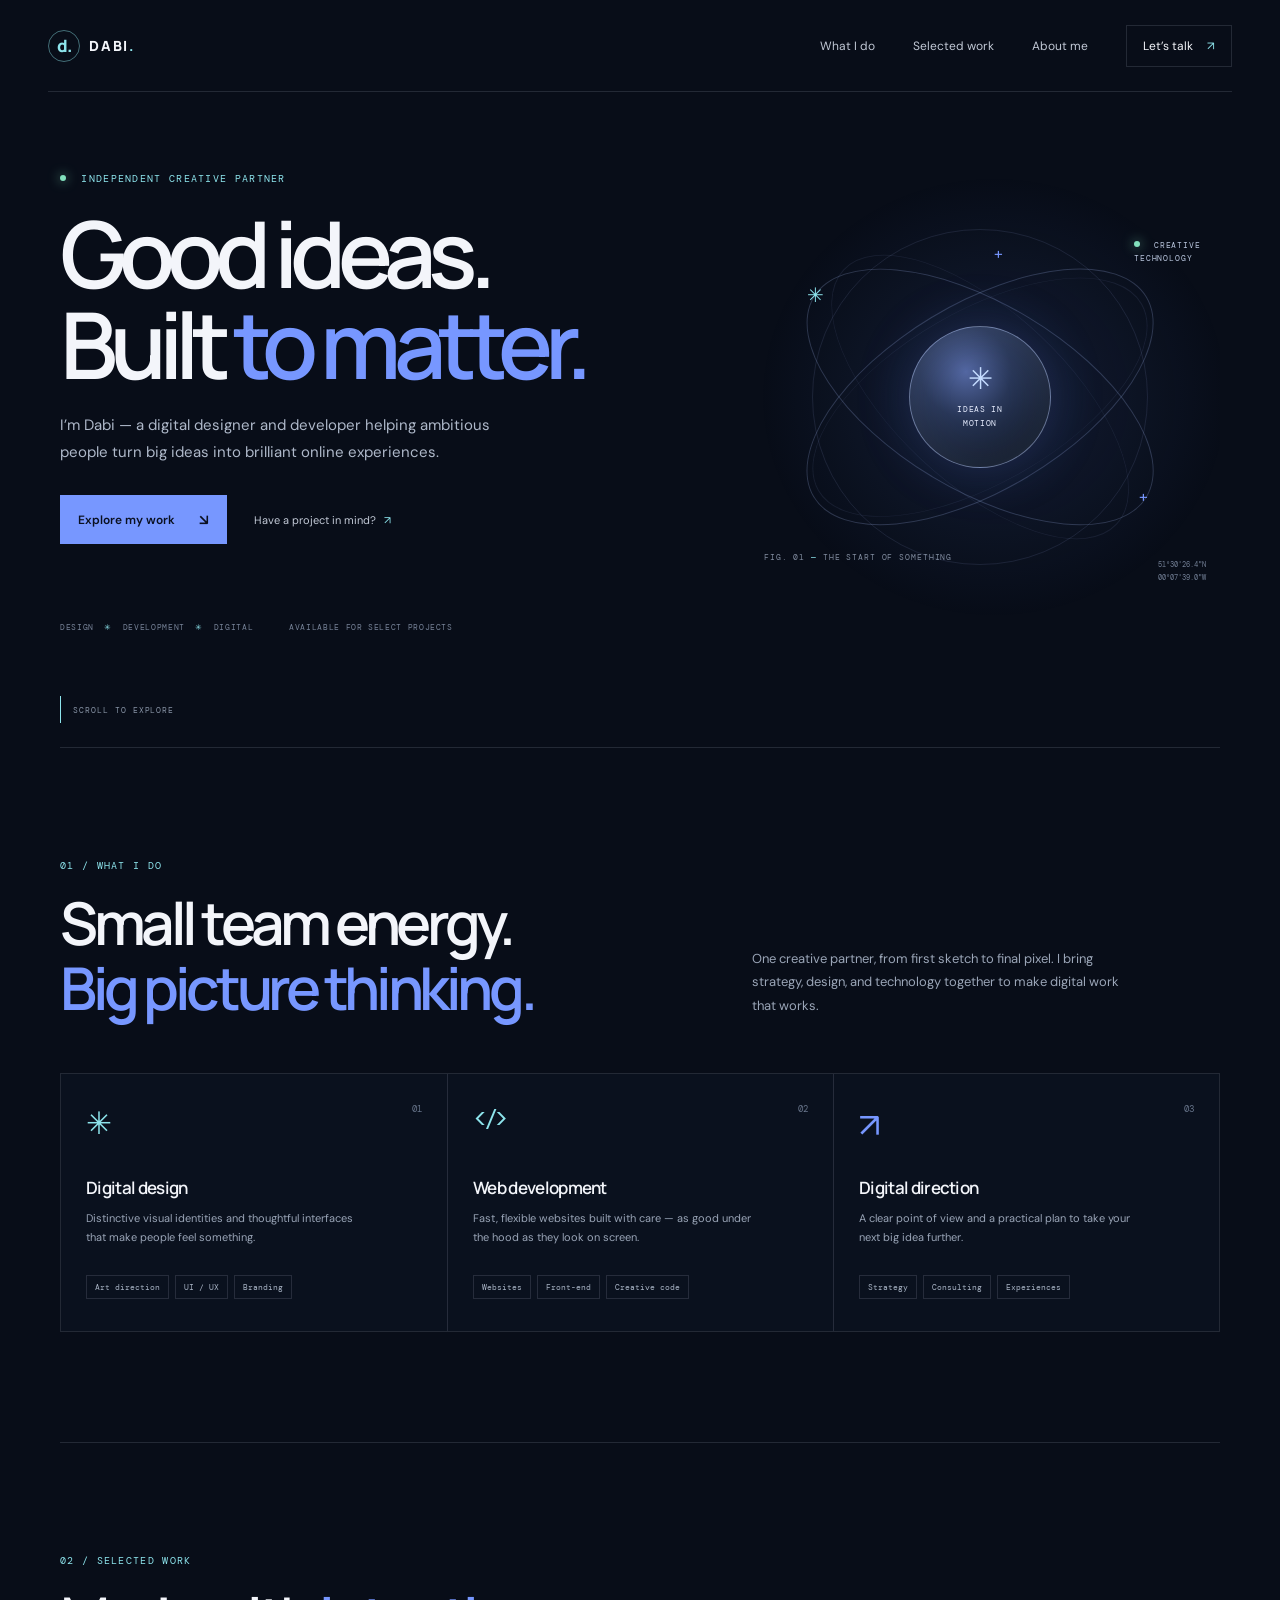
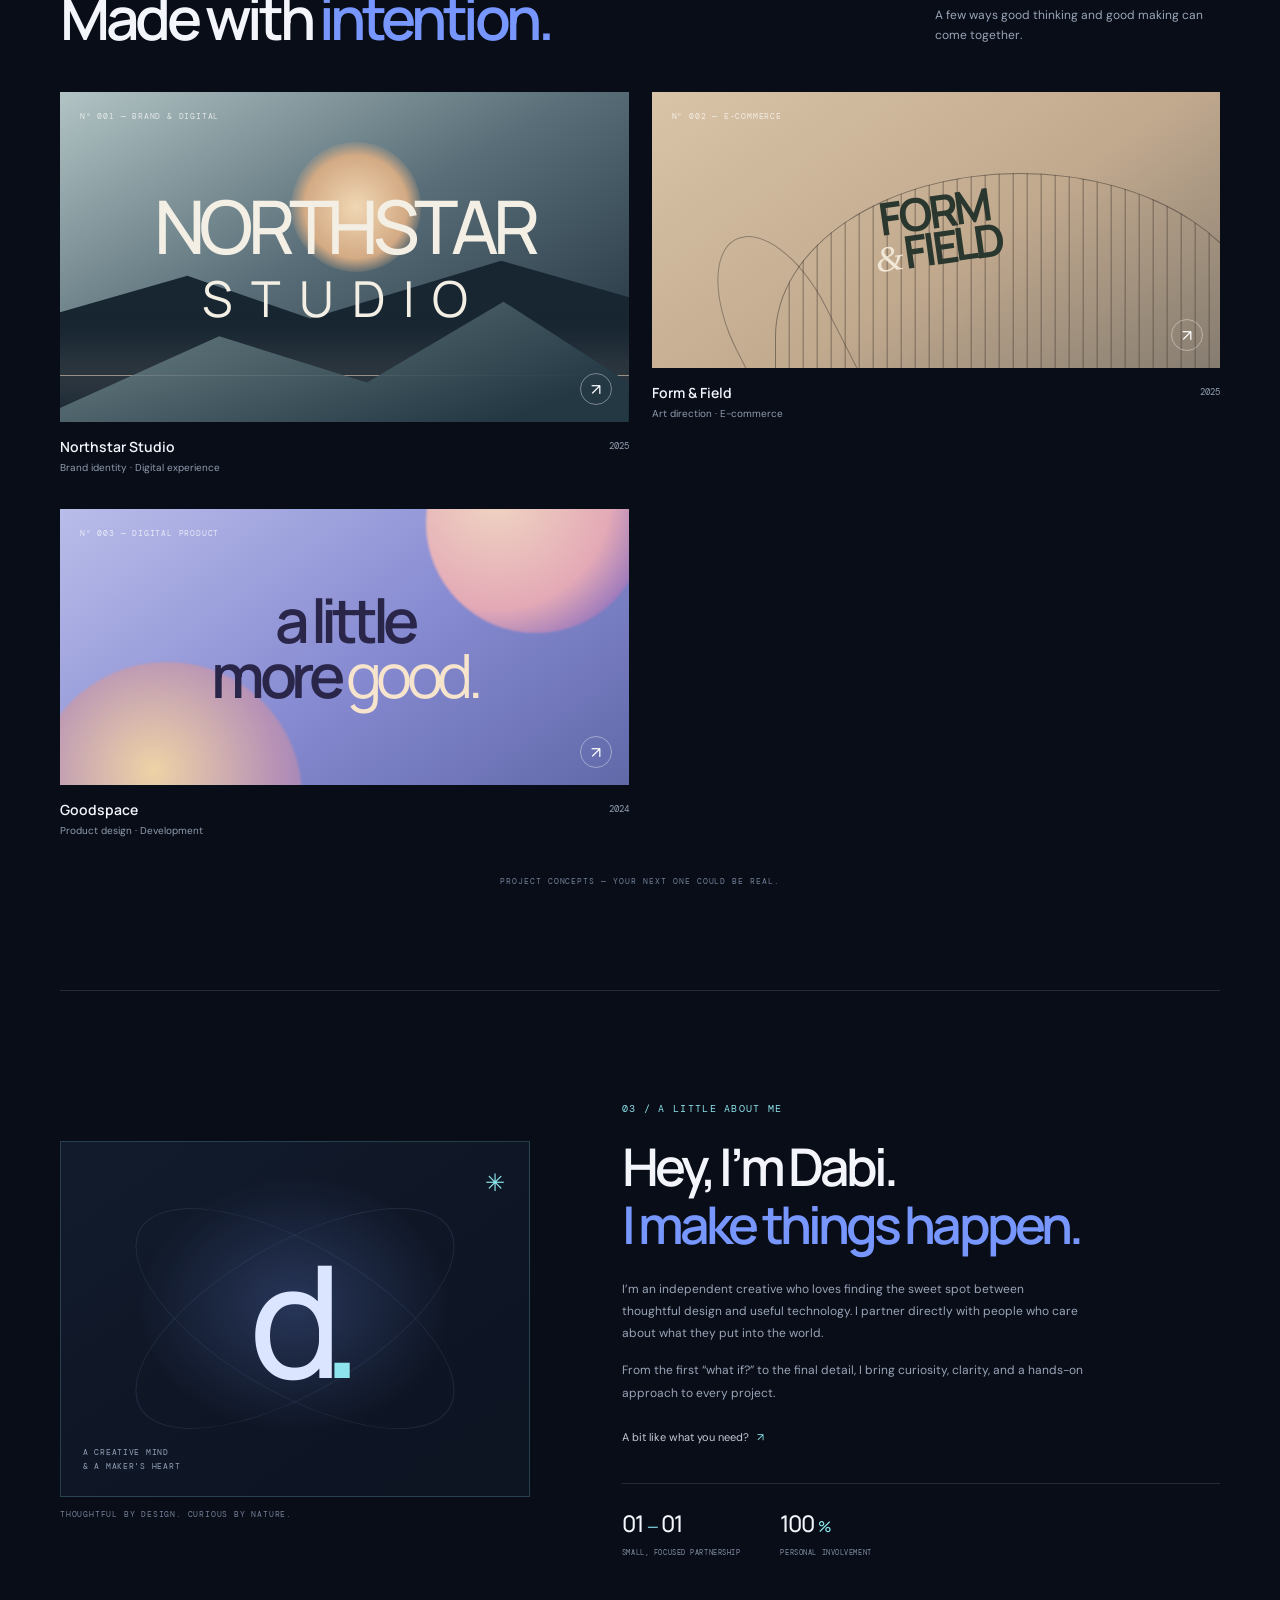
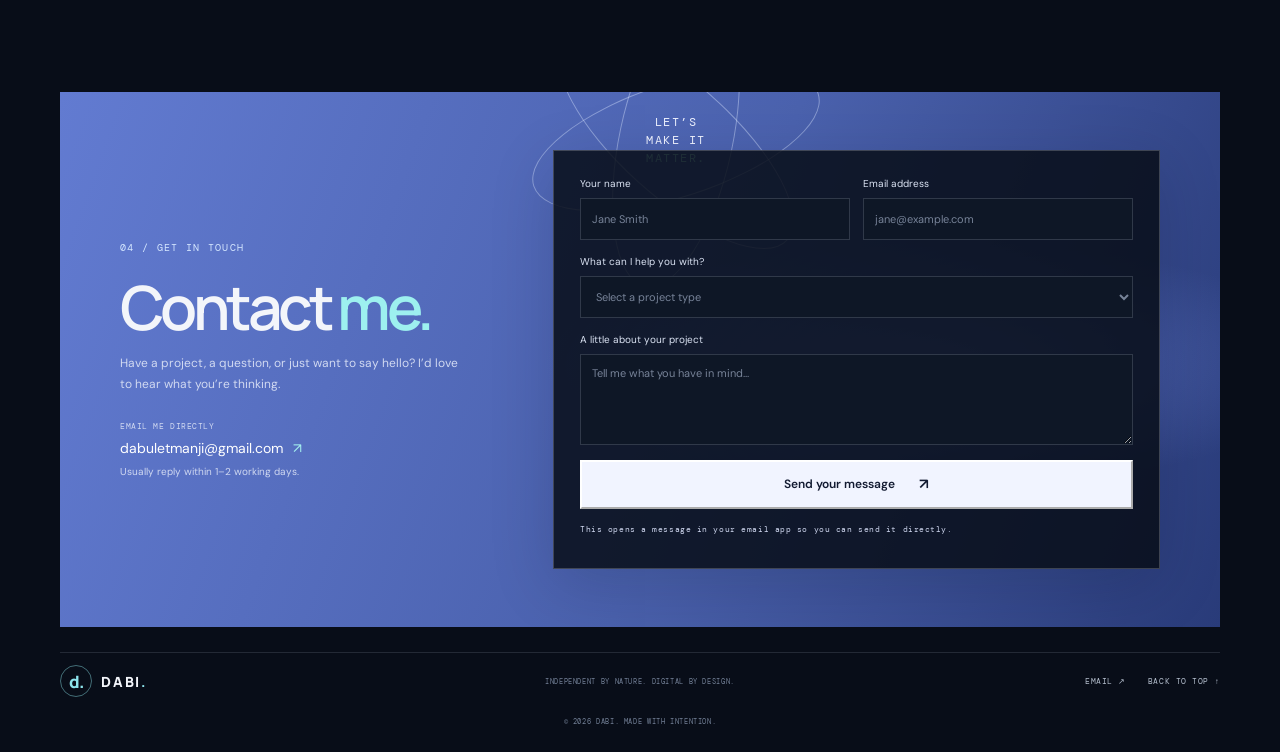
<file: index.html>
<!DOCTYPE html>
<html lang="en">
  <head>
    <meta charset="UTF-8" />
    <meta name="viewport" content="width=device-width, initial-scale=1.0" />
    <meta
      name="description"
      content="Dabi is an independent digital designer and developer creating thoughtful websites and digital experiences."
    />
    <meta name="theme-color" content="#080d18" />
    <title>Dabi — Digital designer &amp; developer</title>
    <link rel="preconnect" href="https://fonts.googleapis.com" />
    <link rel="preconnect" href="https://fonts.gstatic.com" crossorigin />
    <link
      href="https://fonts.googleapis.com/css2?family=DM+Mono:wght@400;500&family=DM+Sans:wght@400;500;600;700&family=Manrope:wght@400;500;600;700;800&display=swap"
      rel="stylesheet"
    />
    <link rel="stylesheet" href="styles.css" />
    <script src="script.js" defer></script>
  </head>
  <body>
    <div class="site-shell">
      <header class="site-header">
        <a class="wordmark" href="#home" aria-label="Dabi, home">
          <span class="wordmark-icon">d.</span>
          <span>DABI<span class="wordmark-period">.</span></span>
        </a>
        <button
          class="menu-toggle"
          type="button"
          aria-label="Open navigation"
          aria-expanded="false"
          aria-controls="primary-navigation"
        >
          <span></span>
          <span></span>
        </button>
        <nav class="navigation" id="primary-navigation" aria-label="Main navigation">
          <a href="#services">What I do</a>
          <a href="#work">Selected work</a>
          <a href="#about">About me</a>
          <a class="nav-contact" href="#contact">Let’s talk <span>↗</span></a>
        </nav>
      </header>

      <main>
        <section class="hero section-wrap" id="home">
          <div class="hero-copy">
            <p class="eyebrow"><span class="status-dot"></span> INDEPENDENT CREATIVE PARTNER</p>
            <h1>Good ideas.<br />Built <span class="highlight">to matter.</span></h1>
            <p class="hero-description">
              I’m Dabi — a digital designer and developer helping ambitious people turn
              big ideas into brilliant online experiences.
            </p>
            <div class="hero-actions">
              <a class="button button-primary" href="#work">Explore my work <span>↘</span></a>
              <a class="text-link" href="#contact">Have a project in mind? <span>↗</span></a>
            </div>
            <div class="hero-meta">
              <span>DESIGN <i>✳</i> DEVELOPMENT <i>✳</i> DIGITAL</span>
              <span>AVAILABLE FOR SELECT PROJECTS</span>
            </div>
          </div>

          <div class="hero-art" aria-label="Abstract digital artwork" role="img">
            <div class="art-orbit orbit-one"></div>
            <div class="art-orbit orbit-two"></div>
            <div class="art-orbit orbit-three"></div>
            <div class="art-core">
              <span class="core-cross">✳</span>
              <span class="core-label">IDEAS IN<br />MOTION</span>
            </div>
            <div class="art-tag tag-top"><span class="tag-dot"></span> CREATIVE<br />TECHNOLOGY</div>
            <div class="art-tag tag-bottom">FIG. 01 <span>—</span> THE START OF SOMETHING</div>
            <span class="art-spark spark-one">✳</span>
            <span class="art-spark spark-two">+</span>
            <span class="art-spark spark-three">+</span>
            <div class="art-coordinate">51°30'26.4"N<br />00°07'39.0"W</div>
          </div>
          <a class="scroll-cue" href="#services"><span></span> SCROLL TO EXPLORE</a>
        </section>

        <section class="services section-wrap section-block" id="services">
          <div class="section-heading">
            <p class="eyebrow">01 / WHAT I DO</p>
            <h2>Small team energy.<br /><span>Big picture thinking.</span></h2>
            <p class="section-intro">
              One creative partner, from first sketch to final pixel. I bring strategy,
              design, and technology together to make digital work that works.
            </p>
          </div>
          <div class="service-grid">
            <article class="service-card">
              <span class="service-number">01</span>
              <span class="service-icon icon-design" aria-hidden="true">✳</span>
              <h3>Digital design</h3>
              <p>Distinctive visual identities and thoughtful interfaces that make people feel something.</p>
              <div class="service-tags"><span>Art direction</span><span>UI / UX</span><span>Branding</span></div>
            </article>
            <article class="service-card">
              <span class="service-number">02</span>
              <span class="service-icon icon-code" aria-hidden="true">&lt;/&gt;</span>
              <h3>Web development</h3>
              <p>Fast, flexible websites built with care — as good under the hood as they look on screen.</p>
              <div class="service-tags"><span>Websites</span><span>Front-end</span><span>Creative code</span></div>
            </article>
            <article class="service-card">
              <span class="service-number">03</span>
              <span class="service-icon icon-strategy" aria-hidden="true">↗</span>
              <h3>Digital direction</h3>
              <p>A clear point of view and a practical plan to take your next big idea further.</p>
              <div class="service-tags"><span>Strategy</span><span>Consulting</span><span>Experiences</span></div>
            </article>
          </div>
        </section>

        <section class="work section-wrap section-block" id="work">
          <div class="work-heading">
            <div>
              <p class="eyebrow">02 / SELECTED WORK</p>
              <h2>Made with <span>intention.</span></h2>
            </div>
            <p>A few ways good thinking and good making can come together.</p>
          </div>
          <div class="project-grid">
            <a class="project-card project-large" href="#contact" aria-label="Discuss a project like Northstar Studio">
              <div class="project-art project-northstar">
                <div class="northstar-sun"></div>
                <div class="northstar-horizon"></div>
                <span class="project-overline">N° 001 — BRAND &amp; DIGITAL</span>
                <span class="northstar-title">NORTHSTAR<br /><i>STUDIO</i></span>
                <span class="project-arrow">↗</span>
              </div>
              <div class="project-caption">
                <div><h3>Northstar Studio</h3><p>Brand identity · Digital experience</p></div>
                <span>2025</span>
              </div>
            </a>
            <a class="project-card" href="#contact" aria-label="Discuss a project like Form and Field">
              <div class="project-art project-form">
                <div class="form-stamp">FORM<br /><span>&amp;</span> FIELD</div>
                <div class="form-arch"></div>
                <span class="project-overline">N° 002 — E-COMMERCE</span>
                <span class="project-arrow">↗</span>
              </div>
              <div class="project-caption">
                <div><h3>Form &amp; Field</h3><p>Art direction · E-commerce</p></div>
                <span>2025</span>
              </div>
            </a>
            <a class="project-card" href="#contact" aria-label="Discuss a project like Goodspace">
              <div class="project-art project-goodspace">
                <span class="project-overline">N° 003 — DIGITAL PRODUCT</span>
                <div class="goodspace-orb orb-a"></div>
                <div class="goodspace-orb orb-b"></div>
                <span class="goodspace-title">a little<br />more <i>good.</i></span>
                <span class="project-arrow">↗</span>
              </div>
              <div class="project-caption">
                <div><h3>Goodspace</h3><p>Product design · Development</p></div>
                <span>2024</span>
              </div>
            </a>
          </div>
          <p class="work-note">PROJECT CONCEPTS — YOUR NEXT ONE COULD BE REAL.</p>
        </section>

        <section class="about section-wrap section-block" id="about">
          <div class="about-visual">
            <div class="about-frame">
              <span class="about-mark">d<span>.</span></span>
              <span class="about-frame-note">A CREATIVE MIND<br />&amp; A MAKER'S HEART</span>
              <span class="about-star">✳</span>
            </div>
            <span class="about-caption">THOUGHTFUL BY DESIGN. CURIOUS BY NATURE.</span>
          </div>
          <div class="about-copy">
            <p class="eyebrow">03 / A LITTLE ABOUT ME</p>
            <h2>Hey, I’m Dabi.<br /><span>I make things happen.</span></h2>
            <p>
              I’m an independent creative who loves finding the sweet spot between
              thoughtful design and useful technology. I partner directly with people
              who care about what they put into the world.
            </p>
            <p>
              From the first “what if?” to the final detail, I bring curiosity, clarity,
              and a hands-on approach to every project.
            </p>
            <a class="text-link about-link" href="#contact">A bit like what you need? <span>↗</span></a>
            <div class="about-facts">
              <div><strong>01<span>—</span>01</strong><small>SMALL, FOCUSED PARTNERSHIP</small></div>
              <div><strong>100<span>%</span></strong><small>PERSONAL INVOLVEMENT</small></div>
            </div>
          </div>
        </section>

        <section class="contact section-wrap" id="contact">
          <div class="contact-inner">
            <div class="contact-copy">
              <p class="eyebrow">04 / GET IN TOUCH</p>
              <h2>Contact <span>me.</span></h2>
              <p>
                Have a project, a question, or just want to say hello? I’d love to hear
                what you’re thinking.
              </p>
              <div class="contact-details">
                <span class="contact-label">EMAIL ME DIRECTLY</span>
                <a href="mailto:dabuletmanji@gmail.com">dabuletmanji@gmail.com <span>↗</span></a>
                <span class="contact-response">Usually reply within 1–2 working days.</span>
              </div>
            </div>
            <form
              class="contact-form"
              id="contact-form"
              action="https://formspree.io/f/xbglaqjj"
              method="post"
            >
              <div class="form-row">
                <label>
                  Your name
                  <input name="Name" type="text" autocomplete="name" placeholder="Jane Smith" required />
                </label>
                <label>
                  Email address
                  <input name="Email" type="email" autocomplete="email" placeholder="jane@example.com" required />
                </label>
              </div>
              <label>
                What can I help you with?
                <select name="Project" required>
                  <option value="" disabled selected>Select a project type</option>
                  <option>Website design &amp; development</option>
                  <option>Branding &amp; digital design</option>
                  <option>Digital strategy</option>
                  <option>Something else</option>
                </select>
              </label>
              <label>
                A little about your project
                <textarea name="Message" rows="4" placeholder="Tell me what you have in mind..." required></textarea>
              </label>
              <button class="button button-light form-submit" type="submit">
                Send your message <span>↗</span>
              </button>
              <p class="form-note">This opens a message in your email app so you can send it directly.</p>
            </form>
            <div class="contact-decoration" aria-hidden="true">
              <div class="contact-ring ring-one"></div>
              <div class="contact-ring ring-two"></div>
              <div class="contact-ring ring-three"></div>
              <span>LET’S<br />MAKE IT<br /><i>MATTER.</i></span>
              <b>✳</b>
            </div>
          </div>
        </section>
      </main>

      <footer class="site-footer section-wrap">
        <a class="wordmark footer-wordmark" href="#home">
          <span class="wordmark-icon">d.</span><span>DABI<span class="wordmark-period">.</span></span>
        </a>
        <span class="footer-note">INDEPENDENT BY NATURE. DIGITAL BY DESIGN.</span>
        <div class="footer-links">
          <a href="mailto:dabuletmanji@gmail.com">EMAIL ↗</a>
          <a href="#home">BACK TO TOP ↑</a>
        </div>
        <span class="copyright">© <span id="year">2025</span> DABI. MADE WITH INTENTION.</span>
      </footer>
    </div>
  </body>
</html>
</file>
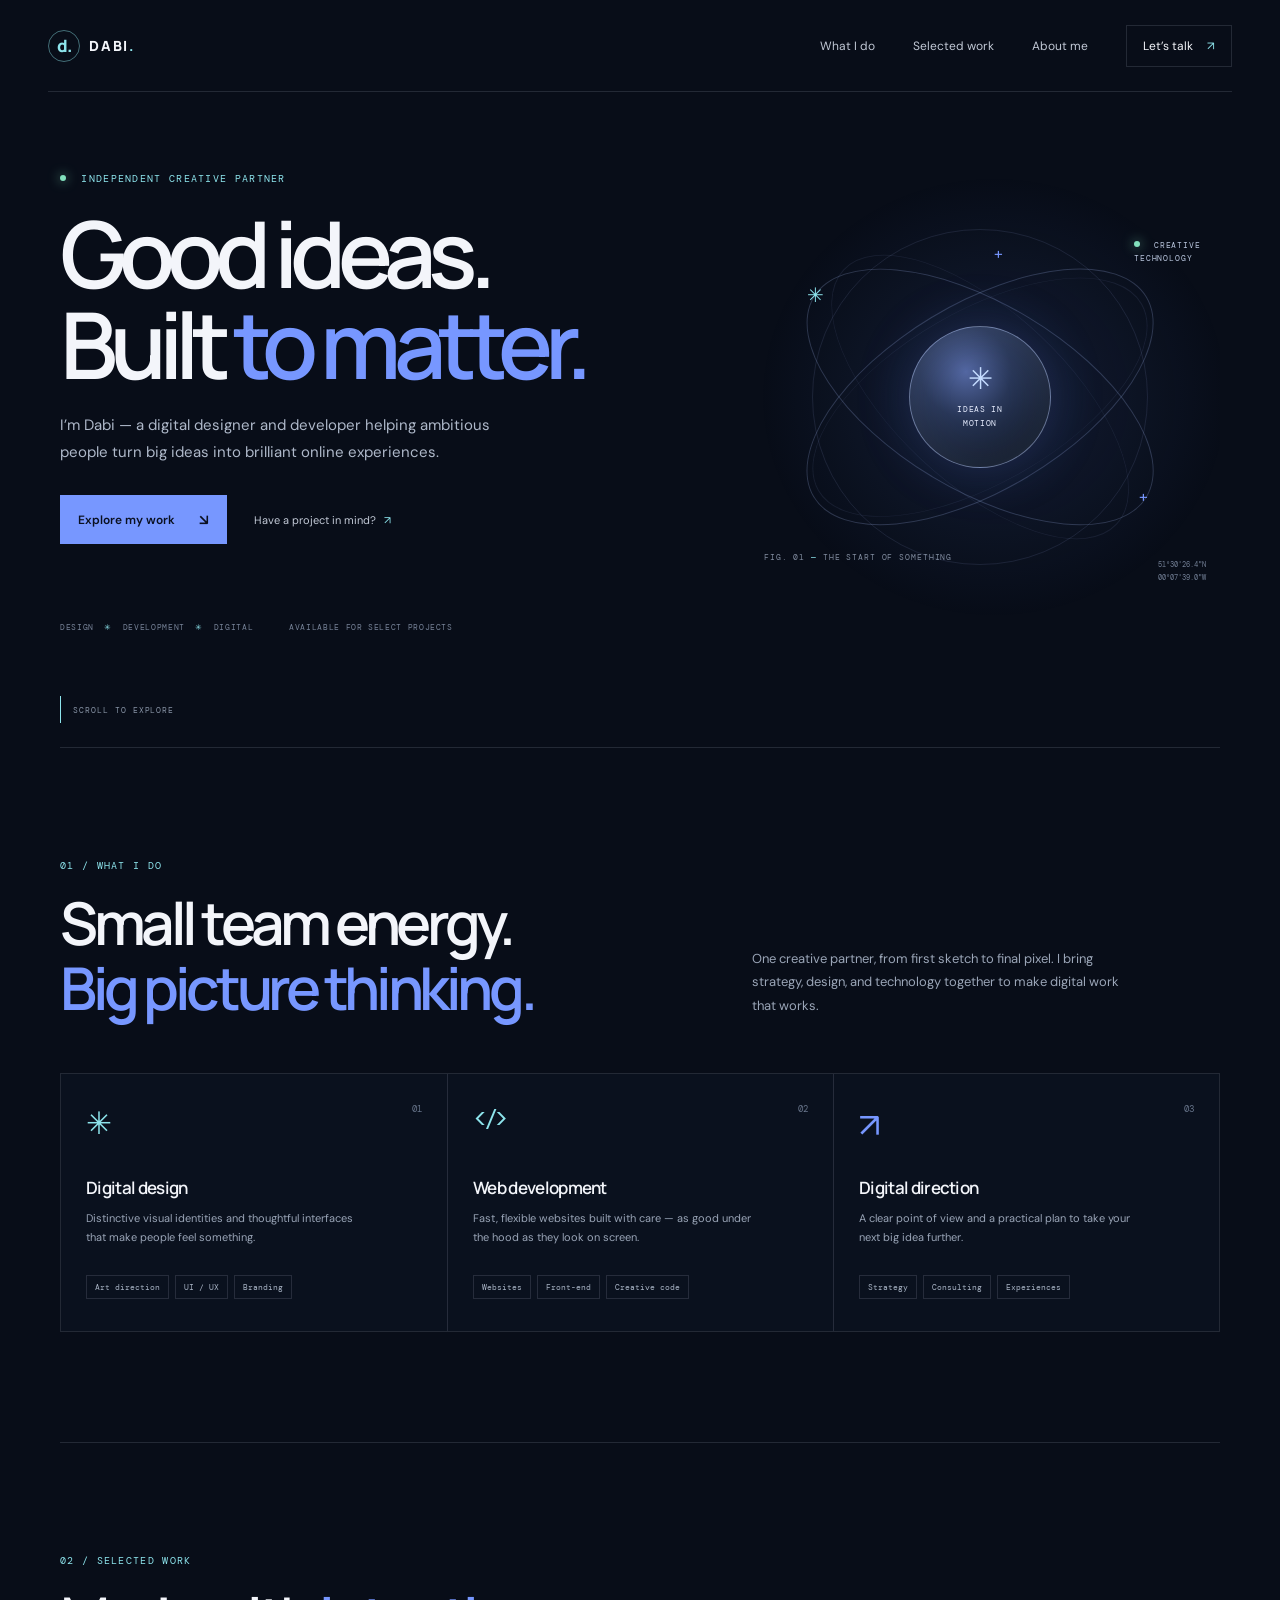
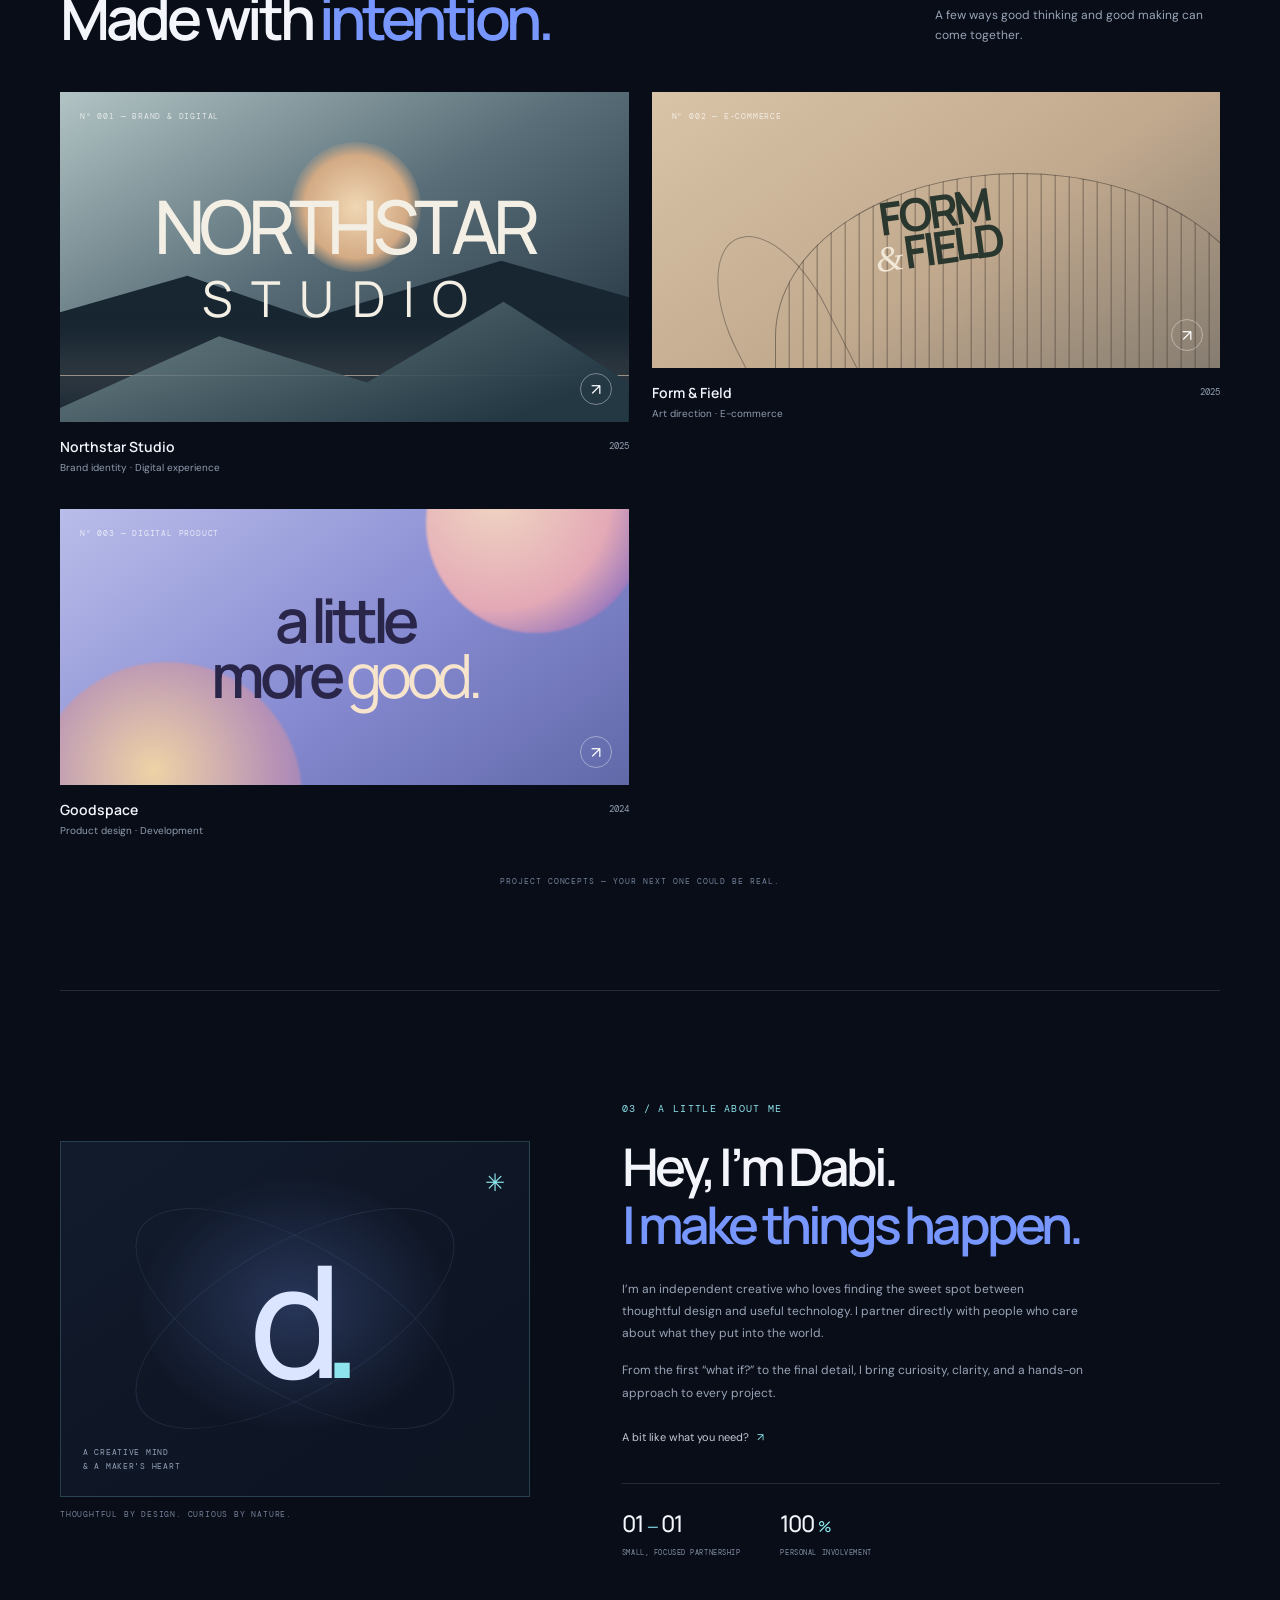
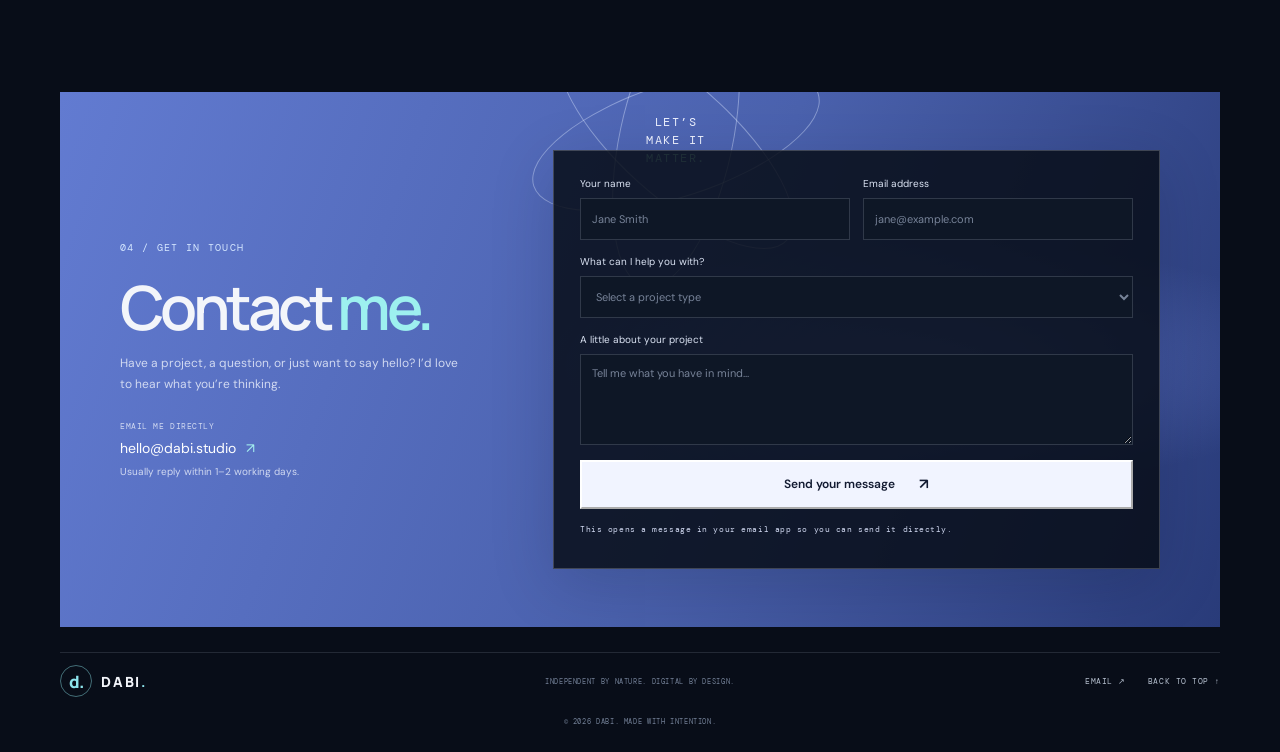
<file: New folder/index.html>
<!DOCTYPE html>
<html lang="en">
  <head>
    <meta charset="UTF-8" />
    <meta name="viewport" content="width=device-width, initial-scale=1.0" />
    <meta
      name="description"
      content="Dabi is an independent digital designer and developer creating thoughtful websites and digital experiences."
    />
    <meta name="theme-color" content="#080d18" />
    <title>Dabi — Digital designer &amp; developer</title>
    <link rel="preconnect" href="https://fonts.googleapis.com" />
    <link rel="preconnect" href="https://fonts.gstatic.com" crossorigin />
    <link
      href="https://fonts.googleapis.com/css2?family=DM+Mono:wght@400;500&family=DM+Sans:wght@400;500;600;700&family=Manrope:wght@400;500;600;700;800&display=swap"
      rel="stylesheet"
    />
    <link rel="stylesheet" href="styles.css" />
    <script src="script.js" defer></script>
  </head>
  <body>
    <div class="site-shell">
      <header class="site-header">
        <a class="wordmark" href="#home" aria-label="Dabi, home">
          <span class="wordmark-icon">d.</span>
          <span>DABI<span class="wordmark-period">.</span></span>
        </a>
        <button
          class="menu-toggle"
          type="button"
          aria-label="Open navigation"
          aria-expanded="false"
          aria-controls="primary-navigation"
        >
          <span></span>
          <span></span>
        </button>
        <nav class="navigation" id="primary-navigation" aria-label="Main navigation">
          <a href="#services">What I do</a>
          <a href="#work">Selected work</a>
          <a href="#about">About me</a>
          <a class="nav-contact" href="#contact">Let’s talk <span>↗</span></a>
        </nav>
      </header>

      <main>
        <section class="hero section-wrap" id="home">
          <div class="hero-copy">
            <p class="eyebrow"><span class="status-dot"></span> INDEPENDENT CREATIVE PARTNER</p>
            <h1>Good ideas.<br />Built <span class="highlight">to matter.</span></h1>
            <p class="hero-description">
              I’m Dabi — a digital designer and developer helping ambitious people turn
              big ideas into brilliant online experiences.
            </p>
            <div class="hero-actions">
              <a class="button button-primary" href="#work">Explore my work <span>↘</span></a>
              <a class="text-link" href="#contact">Have a project in mind? <span>↗</span></a>
            </div>
            <div class="hero-meta">
              <span>DESIGN <i>✳</i> DEVELOPMENT <i>✳</i> DIGITAL</span>
              <span>AVAILABLE FOR SELECT PROJECTS</span>
            </div>
          </div>

          <div class="hero-art" aria-label="Abstract digital artwork" role="img">
            <div class="art-orbit orbit-one"></div>
            <div class="art-orbit orbit-two"></div>
            <div class="art-orbit orbit-three"></div>
            <div class="art-core">
              <span class="core-cross">✳</span>
              <span class="core-label">IDEAS IN<br />MOTION</span>
            </div>
            <div class="art-tag tag-top"><span class="tag-dot"></span> CREATIVE<br />TECHNOLOGY</div>
            <div class="art-tag tag-bottom">FIG. 01 <span>—</span> THE START OF SOMETHING</div>
            <span class="art-spark spark-one">✳</span>
            <span class="art-spark spark-two">+</span>
            <span class="art-spark spark-three">+</span>
            <div class="art-coordinate">51°30'26.4"N<br />00°07'39.0"W</div>
          </div>
          <a class="scroll-cue" href="#services"><span></span> SCROLL TO EXPLORE</a>
        </section>

        <section class="services section-wrap section-block" id="services">
          <div class="section-heading">
            <p class="eyebrow">01 / WHAT I DO</p>
            <h2>Small team energy.<br /><span>Big picture thinking.</span></h2>
            <p class="section-intro">
              One creative partner, from first sketch to final pixel. I bring strategy,
              design, and technology together to make digital work that works.
            </p>
          </div>
          <div class="service-grid">
            <article class="service-card">
              <span class="service-number">01</span>
              <span class="service-icon icon-design" aria-hidden="true">✳</span>
              <h3>Digital design</h3>
              <p>Distinctive visual identities and thoughtful interfaces that make people feel something.</p>
              <div class="service-tags"><span>Art direction</span><span>UI / UX</span><span>Branding</span></div>
            </article>
            <article class="service-card">
              <span class="service-number">02</span>
              <span class="service-icon icon-code" aria-hidden="true">&lt;/&gt;</span>
              <h3>Web development</h3>
              <p>Fast, flexible websites built with care — as good under the hood as they look on screen.</p>
              <div class="service-tags"><span>Websites</span><span>Front-end</span><span>Creative code</span></div>
            </article>
            <article class="service-card">
              <span class="service-number">03</span>
              <span class="service-icon icon-strategy" aria-hidden="true">↗</span>
              <h3>Digital direction</h3>
              <p>A clear point of view and a practical plan to take your next big idea further.</p>
              <div class="service-tags"><span>Strategy</span><span>Consulting</span><span>Experiences</span></div>
            </article>
          </div>
        </section>

        <section class="work section-wrap section-block" id="work">
          <div class="work-heading">
            <div>
              <p class="eyebrow">02 / SELECTED WORK</p>
              <h2>Made with <span>intention.</span></h2>
            </div>
            <p>A few ways good thinking and good making can come together.</p>
          </div>
          <div class="project-grid">
            <a class="project-card project-large" href="#contact" aria-label="Discuss a project like Northstar Studio">
              <div class="project-art project-northstar">
                <div class="northstar-sun"></div>
                <div class="northstar-horizon"></div>
                <span class="project-overline">N° 001 — BRAND &amp; DIGITAL</span>
                <span class="northstar-title">NORTHSTAR<br /><i>STUDIO</i></span>
                <span class="project-arrow">↗</span>
              </div>
              <div class="project-caption">
                <div><h3>Northstar Studio</h3><p>Brand identity · Digital experience</p></div>
                <span>2025</span>
              </div>
            </a>
            <a class="project-card" href="#contact" aria-label="Discuss a project like Form and Field">
              <div class="project-art project-form">
                <div class="form-stamp">FORM<br /><span>&amp;</span> FIELD</div>
                <div class="form-arch"></div>
                <span class="project-overline">N° 002 — E-COMMERCE</span>
                <span class="project-arrow">↗</span>
              </div>
              <div class="project-caption">
                <div><h3>Form &amp; Field</h3><p>Art direction · E-commerce</p></div>
                <span>2025</span>
              </div>
            </a>
            <a class="project-card" href="#contact" aria-label="Discuss a project like Goodspace">
              <div class="project-art project-goodspace">
                <span class="project-overline">N° 003 — DIGITAL PRODUCT</span>
                <div class="goodspace-orb orb-a"></div>
                <div class="goodspace-orb orb-b"></div>
                <span class="goodspace-title">a little<br />more <i>good.</i></span>
                <span class="project-arrow">↗</span>
              </div>
              <div class="project-caption">
                <div><h3>Goodspace</h3><p>Product design · Development</p></div>
                <span>2024</span>
              </div>
            </a>
          </div>
          <p class="work-note">PROJECT CONCEPTS — YOUR NEXT ONE COULD BE REAL.</p>
        </section>

        <section class="about section-wrap section-block" id="about">
          <div class="about-visual">
            <div class="about-frame">
              <span class="about-mark">d<span>.</span></span>
              <span class="about-frame-note">A CREATIVE MIND<br />&amp; A MAKER'S HEART</span>
              <span class="about-star">✳</span>
            </div>
            <span class="about-caption">THOUGHTFUL BY DESIGN. CURIOUS BY NATURE.</span>
          </div>
          <div class="about-copy">
            <p class="eyebrow">03 / A LITTLE ABOUT ME</p>
            <h2>Hey, I’m Dabi.<br /><span>I make things happen.</span></h2>
            <p>
              I’m an independent creative who loves finding the sweet spot between
              thoughtful design and useful technology. I partner directly with people
              who care about what they put into the world.
            </p>
            <p>
              From the first “what if?” to the final detail, I bring curiosity, clarity,
              and a hands-on approach to every project.
            </p>
            <a class="text-link about-link" href="#contact">A bit like what you need? <span>↗</span></a>
            <div class="about-facts">
              <div><strong>01<span>—</span>01</strong><small>SMALL, FOCUSED PARTNERSHIP</small></div>
              <div><strong>100<span>%</span></strong><small>PERSONAL INVOLVEMENT</small></div>
            </div>
          </div>
        </section>

        <section class="contact section-wrap" id="contact">
          <div class="contact-inner">
            <div class="contact-copy">
              <p class="eyebrow">04 / GET IN TOUCH</p>
              <h2>Contact <span>me.</span></h2>
              <p>
                Have a project, a question, or just want to say hello? I’d love to hear
                what you’re thinking.
              </p>
              <div class="contact-details">
                <span class="contact-label">EMAIL ME DIRECTLY</span>
                <a href="mailto:hello@dabi.studio">hello@dabi.studio <span>↗</span></a>
                <span class="contact-response">Usually reply within 1–2 working days.</span>
              </div>
            </div>
            <form class="contact-form" id="contact-form">
              <div class="form-row">
                <label>
                  Your name
                  <input name="name" type="text" autocomplete="name" placeholder="Jane Smith" required />
                </label>
                <label>
                  Email address
                  <input name="email" type="email" autocomplete="email" placeholder="jane@example.com" required />
                </label>
              </div>
              <label>
                What can I help you with?
                <select name="project" required>
                  <option value="" disabled selected>Select a project type</option>
                  <option>Website design &amp; development</option>
                  <option>Branding &amp; digital design</option>
                  <option>Digital strategy</option>
                  <option>Something else</option>
                </select>
              </label>
              <label>
                A little about your project
                <textarea name="message" rows="4" placeholder="Tell me what you have in mind..." required></textarea>
              </label>
              <button class="button button-light form-submit" type="submit">
                Send your message <span>↗</span>
              </button>
              <p class="form-note">This opens a message in your email app so you can send it directly.</p>
            </form>
            <div class="contact-decoration" aria-hidden="true">
              <div class="contact-ring ring-one"></div>
              <div class="contact-ring ring-two"></div>
              <div class="contact-ring ring-three"></div>
              <span>LET’S<br />MAKE IT<br /><i>MATTER.</i></span>
              <b>✳</b>
            </div>
          </div>
        </section>
      </main>

      <footer class="site-footer section-wrap">
        <a class="wordmark footer-wordmark" href="#home">
          <span class="wordmark-icon">d.</span><span>DABI<span class="wordmark-period">.</span></span>
        </a>
        <span class="footer-note">INDEPENDENT BY NATURE. DIGITAL BY DESIGN.</span>
        <div class="footer-links">
          <a href="mailto:hello@dabi.studio">EMAIL ↗</a>
          <a href="#home">BACK TO TOP ↑</a>
        </div>
        <span class="copyright">© <span id="year">2025</span> DABI. MADE WITH INTENTION.</span>
      </footer>
    </div>
  </body>
</html>
</file>
<file: styles.css>
:root {
  color-scheme: dark;
  --bg: #080d18;
  --panel: #0d1422;
  --panel-light: #121d2d;
  --text: #f3f5fa;
  --muted: #9aa5b7;
  --blue: #7797ff;
  --cyan: #8de4ec;
  --line: rgba(224, 233, 255, 0.13);
  --mono: "DM Mono", monospace;
  --sans: "DM Sans", sans-serif;
  --display: "Manrope", sans-serif;
}

* {
  box-sizing: border-box;
}

html {
  scroll-behavior: smooth;
  scroll-padding-top: 88px;
}

body {
  margin: 0;
  background: var(--bg);
  color: var(--text);
  font-family: var(--sans);
  -webkit-font-smoothing: antialiased;
}

body::before {
  position: fixed;
  z-index: -1;
  inset: 0;
  background-image: radial-gradient(rgba(183, 201, 255, 0.13) 0.55px, transparent 0.55px);
  background-size: 6px 6px;
  content: "";
  opacity: 0.1;
  pointer-events: none;
}

a {
  color: inherit;
  text-decoration: none;
}

button {
  font: inherit;
}

.site-shell {
  max-width: 1600px;
  margin: 0 auto;
  overflow: hidden;
}

.section-wrap {
  width: min(1160px, calc(100% - 96px));
  margin: 0 auto;
}

.site-header {
  position: relative;
  z-index: 10;
  display: flex;
  width: min(1320px, calc(100% - 96px));
  height: 92px;
  align-items: center;
  justify-content: space-between;
  margin: 0 auto;
  border-bottom: 1px solid var(--line);
}

.wordmark {
  display: inline-flex;
  align-items: center;
  gap: 9px;
  font-family: var(--display);
  font-size: 14px;
  font-weight: 800;
  letter-spacing: 0.13em;
}

.wordmark-icon {
  display: grid;
  width: 32px;
  height: 32px;
  place-items: center;
  border: 1px solid rgba(141, 228, 236, 0.45);
  border-radius: 50%;
  color: var(--cyan);
  font-size: 17px;
  letter-spacing: -0.07em;
}

.wordmark-period {
  color: var(--cyan);
}

.navigation {
  display: flex;
  align-items: center;
  gap: 38px;
  color: #c1c8d5;
  font-size: 12px;
}

.navigation a,
.footer-links a {
  transition: color 180ms ease;
}

.navigation a:hover,
.footer-links a:hover {
  color: var(--cyan);
}

.navigation .nav-contact {
  padding: 12px 16px;
  border: 1px solid var(--line);
  color: var(--text);
}

.nav-contact span {
  margin-left: 11px;
  color: var(--cyan);
}

.menu-toggle {
  display: none;
}

.hero {
  position: relative;
  display: grid;
  min-height: 655px;
  grid-template-columns: 1.08fr 0.92fr;
  align-items: center;
  padding-top: 34px;
  padding-bottom: 79px;
}

.hero-copy {
  position: relative;
  z-index: 1;
  padding-top: 10px;
}

.eyebrow {
  margin: 0 0 23px;
  color: var(--cyan);
  font-family: var(--mono);
  font-size: 10px;
  letter-spacing: 0.13em;
}

.status-dot,
.tag-dot {
  display: inline-block;
  width: 6px;
  height: 6px;
  margin-right: 8px;
  border-radius: 50%;
  background: #83e1bd;
  box-shadow: 0 0 12px rgba(131, 225, 189, 0.8);
  vertical-align: 1px;
}

h1,
h2,
h3,
p {
  margin-top: 0;
}

.hero h1 {
  margin-bottom: 22px;
  font-family: var(--display);
  font-size: clamp(58px, 7.2vw, 96px);
  font-weight: 600;
  letter-spacing: -0.085em;
  line-height: 0.99;
}

.highlight,
.section-heading h2 span,
.work-heading h2 span,
.about-copy h2 span {
  color: var(--blue);
}

.hero-description {
  max-width: 440px;
  margin-bottom: 29px;
  color: #aeb8c9;
  font-size: 15px;
  line-height: 1.8;
}

.hero-actions {
  display: flex;
  align-items: center;
  gap: 27px;
}

.button {
  display: inline-flex;
  min-height: 49px;
  align-items: center;
  justify-content: center;
  gap: 24px;
  padding: 0 18px;
  font-size: 12px;
  font-weight: 600;
  transition: transform 180ms ease, background 180ms ease;
}

.button:hover {
  transform: translateY(-2px);
}

.button-primary {
  background: var(--blue);
  color: #0a1020;
}

.button-primary:hover {
  background: #9bb0ff;
}

.button span {
  font-size: 15px;
}

.text-link {
  color: #c3cad7;
  font-size: 11px;
}

.text-link span {
  padding-left: 5px;
  color: var(--cyan);
}

.hero-meta {
  display: flex;
  flex-wrap: wrap;
  gap: 18px 36px;
  margin-top: 78px;
  color: #778398;
  font-family: var(--mono);
  font-size: 8px;
  letter-spacing: 0.08em;
}

.hero-meta i {
  padding: 0 5px;
  color: var(--cyan);
  font-style: normal;
}

.hero-art {
  position: relative;
  width: min(100%, 480px);
  aspect-ratio: 1;
  justify-self: end;
  background: radial-gradient(ellipse at 53% 50%, rgba(72, 103, 186, 0.18), transparent 65%);
}

.hero-art::before,
.hero-art::after {
  position: absolute;
  inset: 11%;
  border: 1px solid rgba(165, 191, 255, 0.09);
  border-radius: 50%;
  content: "";
  transform: rotate(-30deg) scaleY(0.46);
}

.hero-art::after {
  transform: rotate(43deg) scaleY(0.46);
}

.art-orbit {
  position: absolute;
  top: 50%;
  left: 50%;
  border: 1px solid rgba(171, 194, 255, 0.22);
  border-radius: 50%;
  transform: translate(-50%, -50%);
}

.orbit-one {
  width: 81%;
  height: 39%;
  transform: translate(-50%, -50%) rotate(-31deg);
}

.orbit-two {
  width: 81%;
  height: 39%;
  transform: translate(-50%, -50%) rotate(31deg);
}

.orbit-three {
  width: 70%;
  height: 70%;
  border-color: rgba(171, 194, 255, 0.11);
}

.art-core {
  position: absolute;
  top: 50%;
  left: 50%;
  display: flex;
  width: 142px;
  height: 142px;
  flex-direction: column;
  align-items: center;
  justify-content: center;
  border: 1px solid rgba(186, 206, 255, 0.5);
  border-radius: 50%;
  background: radial-gradient(circle at 40% 32%, #5367a2 0%, #283657 36%, #101827 75%);
  box-shadow: 0 0 55px rgba(91, 121, 228, 0.22), inset 0 0 40px rgba(183, 206, 255, 0.14);
  transform: translate(-50%, -50%);
}

.core-cross {
  color: #c5dcff;
  font-size: 30px;
  line-height: 1;
}

.core-label {
  margin-top: 9px;
  color: #e7edff;
  font-family: var(--mono);
  font-size: 8px;
  letter-spacing: 0.09em;
  line-height: 1.7;
  text-align: center;
}

.art-tag {
  position: absolute;
  color: #b9c6de;
  font-family: var(--mono);
  font-size: 8px;
  letter-spacing: 0.11em;
  line-height: 1.7;
}

.tag-top {
  top: 17%;
  right: 4%;
}

.tag-bottom {
  bottom: 15%;
  left: 5%;
  color: #828da0;
}

.tag-bottom span {
  color: var(--cyan);
}

.art-spark {
  position: absolute;
  color: var(--cyan);
}

.spark-one {
  top: 26%;
  left: 14%;
  font-size: 20px;
}

.spark-two {
  top: 18%;
  left: 53%;
  color: var(--blue);
}

.spark-three {
  right: 15%;
  bottom: 27%;
  color: var(--blue);
}

.art-coordinate {
  position: absolute;
  right: 3%;
  bottom: 11%;
  color: #727f95;
  font-family: var(--mono);
  font-size: 7px;
  line-height: 1.8;
  text-align: right;
}

.scroll-cue {
  position: absolute;
  bottom: 24px;
  left: 0;
  display: flex;
  align-items: center;
  gap: 12px;
  color: #8894a6;
  font-family: var(--mono);
  font-size: 8px;
  letter-spacing: 0.12em;
}

.scroll-cue span {
  width: 1px;
  height: 27px;
  background: var(--cyan);
}

.section-block {
  padding-top: 111px;
  padding-bottom: 110px;
  border-top: 1px solid var(--line);
}

.section-heading {
  display: grid;
  grid-template-columns: 1fr 0.72fr;
  align-items: end;
  column-gap: 42px;
  margin-bottom: 52px;
}

.section-heading .eyebrow {
  grid-column: 1 / -1;
  margin-bottom: 18px;
}

.section-heading h2,
.work-heading h2,
.about-copy h2 {
  margin-bottom: 0;
  font-family: var(--display);
  font-size: clamp(37px, 4.8vw, 59px);
  font-weight: 600;
  letter-spacing: -0.075em;
  line-height: 1.11;
}

.section-intro {
  max-width: 370px;
  margin: 0 0 4px;
  color: var(--muted);
  font-size: 13px;
  line-height: 1.8;
}

.service-grid {
  display: grid;
  grid-template-columns: repeat(3, 1fr);
  border: 1px solid var(--line);
}

.service-card {
  position: relative;
  min-height: 257px;
  padding: 29px 25px 24px;
  background: rgba(14, 22, 36, 0.56);
}

.service-card + .service-card {
  border-left: 1px solid var(--line);
}

.service-number {
  position: absolute;
  top: 29px;
  right: 25px;
  color: #68758b;
  font-family: var(--mono);
  font-size: 9px;
}

.service-icon {
  display: block;
  height: 47px;
  margin-bottom: 26px;
  color: var(--cyan);
  font-size: 31px;
}

.icon-code {
  font-family: var(--mono);
  font-size: 24px;
  letter-spacing: -0.14em;
}

.icon-strategy {
  color: var(--blue);
  font-size: 34px;
}

.service-card h3 {
  margin-bottom: 10px;
  font-family: var(--display);
  font-size: 17px;
  font-weight: 600;
  letter-spacing: -0.04em;
}

.service-card p {
  max-width: 285px;
  min-height: 44px;
  margin-bottom: 22px;
  color: var(--muted);
  font-size: 11px;
  line-height: 1.7;
}

.service-tags {
  display: flex;
  flex-wrap: wrap;
  gap: 6px;
}

.service-tags span {
  padding: 6px 8px;
  border: 1px solid var(--line);
  color: #aab5c6;
  font-family: var(--mono);
  font-size: 8px;
}

.work {
  padding-bottom: 104px;
}

.work-heading {
  display: flex;
  align-items: end;
  justify-content: space-between;
  gap: 30px;
  margin-bottom: 42px;
}

.work-heading .eyebrow {
  margin-bottom: 18px;
}

.work-heading > p {
  max-width: 285px;
  margin-bottom: 5px;
  color: var(--muted);
  font-size: 12px;
  line-height: 1.7;
}

.project-grid {
  display: grid;
  grid-template-columns: 1fr 1fr;
  gap: 35px 23px;
}

.project-card {
  min-width: 0;
}

.project-art {
  position: relative;
  display: flex;
  min-height: 276px;
  align-items: center;
  justify-content: center;
  overflow: hidden;
  isolation: isolate;
}

.project-large .project-art {
  min-height: 330px;
}

.project-overline {
  position: absolute;
  z-index: 2;
  top: 19px;
  left: 20px;
  color: rgba(255, 255, 255, 0.73);
  font-family: var(--mono);
  font-size: 8px;
  letter-spacing: 0.1em;
}

.project-arrow {
  position: absolute;
  z-index: 2;
  right: 17px;
  bottom: 17px;
  display: grid;
  width: 32px;
  height: 32px;
  place-items: center;
  border: 1px solid rgba(255, 255, 255, 0.38);
  border-radius: 50%;
  color: white;
  transition: background 180ms ease, color 180ms ease;
}

.project-card:hover .project-arrow {
  background: white;
  color: #111;
}

.project-northstar {
  background: linear-gradient(150deg, #b2c4c4 0%, #596e78 46%, #182936 100%);
}

.project-northstar::before {
  position: absolute;
  z-index: -1;
  inset: 51% -10% -27%;
  background: #182632;
  clip-path: polygon(0 27%, 27% 6%, 45% 23%, 73% 0, 100% 21%, 100% 100%, 0 100%);
  content: "";
}

.project-northstar::after {
  position: absolute;
  z-index: -1;
  right: 0;
  bottom: -32%;
  left: 0;
  height: 70%;
  background: linear-gradient(160deg, rgba(154, 179, 181, 0.66), #243844 65%);
  clip-path: polygon(0 48%, 28% 17%, 54% 37%, 78% 2%, 100% 37%, 100% 100%, 0 100%);
  content: "";
}

.northstar-sun {
  position: absolute;
  top: 15%;
  left: 52%;
  width: 130px;
  height: 130px;
  border-radius: 50%;
  background: radial-gradient(circle, #f0d7b4 0%, #d3aa84 56%, rgba(207, 165, 134, 0.07) 72%);
  transform: translateX(-50%);
}

.northstar-horizon {
  position: absolute;
  z-index: -1;
  right: -20%;
  bottom: 14%;
  left: -20%;
  height: 1px;
  background: rgba(239, 216, 192, 0.6);
  box-shadow: 0 0 40px 20px rgba(239, 216, 192, 0.13);
}

.northstar-title {
  z-index: 1;
  color: #f4efe4;
  font-family: var(--display);
  font-size: clamp(43px, 6vw, 74px);
  font-weight: 500;
  letter-spacing: -0.08em;
  line-height: 0.86;
  text-align: center;
}

.northstar-title i {
  font-size: 0.67em;
  font-style: normal;
  font-weight: 400;
  letter-spacing: 0.36em;
}

.project-form {
  background: linear-gradient(145deg, #d9c4a7 0%, #c1a98e 56%, #857c70 100%);
}

.project-form::before {
  position: absolute;
  z-index: -1;
  right: -8%;
  bottom: -48%;
  width: 86%;
  height: 118%;
  border: 1px solid rgba(52, 47, 42, 0.5);
  border-radius: 50% 50% 0 0;
  background: repeating-linear-gradient(90deg, transparent 0 12px, rgba(62, 52, 45, 0.35) 13px 14px);
  content: "";
}

.form-stamp {
  z-index: 1;
  color: #29372e;
  font-family: var(--display);
  font-size: 45px;
  font-weight: 700;
  letter-spacing: -0.09em;
  line-height: 0.79;
  text-align: center;
  transform: rotate(-8deg);
}

.form-stamp span {
  color: #f1e7d6;
  font-family: Georgia, serif;
  font-size: 0.8em;
  font-style: italic;
  font-weight: 400;
}

.form-arch {
  position: absolute;
  bottom: -60px;
  left: 14%;
  width: 100px;
  height: 200px;
  border: 1px solid rgba(56, 51, 45, 0.43);
  border-radius: 50% 50% 0 0;
  transform: rotate(-27deg);
}

.project-goodspace {
  background: linear-gradient(145deg, #b9bde9, #878bd2 54%, #6169a9);
}

.goodspace-orb {
  position: absolute;
  z-index: -1;
  border-radius: 50%;
  filter: blur(1px);
}

.orb-a {
  top: -35%;
  right: -3%;
  width: 220px;
  height: 220px;
  background: radial-gradient(circle at 32% 37%, #f0d6c3, #e4aab6 56%, #9b78bd 79%);
}

.orb-b {
  bottom: -53%;
  left: -5%;
  width: 270px;
  height: 270px;
  background: radial-gradient(circle at 45% 40%, #eed3a6, #b892b6 56%, #7772bd);
}

.goodspace-title {
  z-index: 1;
  color: #29264a;
  font-family: var(--display);
  font-size: clamp(42px, 5.2vw, 61px);
  font-weight: 600;
  letter-spacing: -0.09em;
  line-height: 0.91;
  text-align: center;
}

.goodspace-title i {
  color: #f6e4cd;
  font-style: normal;
  font-weight: 400;
}

.project-caption {
  display: flex;
  justify-content: space-between;
  padding-top: 15px;
}

.project-caption h3 {
  margin-bottom: 5px;
  font-family: var(--display);
  font-size: 14px;
  font-weight: 600;
}

.project-caption p,
.project-caption > span {
  margin-bottom: 0;
  color: #929daf;
  font-size: 10px;
}

.project-caption > span {
  padding-top: 3px;
  font-family: var(--mono);
  font-size: 9px;
}

.work-note {
  margin: 39px 0 0;
  color: #738097;
  font-family: var(--mono);
  font-size: 8px;
  letter-spacing: 0.12em;
  text-align: center;
}

.about {
  display: grid;
  grid-template-columns: 0.88fr 1.12fr;
  align-items: center;
  gap: 92px;
}

.about-visual {
  position: relative;
}

.about-frame {
  position: relative;
  display: flex;
  min-height: 356px;
  align-items: center;
  justify-content: center;
  overflow: hidden;
  border: 1px solid rgba(141, 228, 236, 0.2);
  background:
    radial-gradient(ellipse at 50% 46%, rgba(96, 124, 204, 0.3), transparent 47%),
    linear-gradient(145deg, #121b2c, #0c1321);
}

.about-frame::before,
.about-frame::after {
  position: absolute;
  width: 76%;
  height: 76%;
  border: 1px solid rgba(169, 191, 253, 0.13);
  border-radius: 50%;
  content: "";
  transform: rotate(-30deg) scaleY(0.55);
}

.about-frame::after {
  transform: rotate(30deg) scaleY(0.55);
}

.about-mark {
  z-index: 1;
  color: #dce5ff;
  font-family: var(--display);
  font-size: 156px;
  font-weight: 500;
  letter-spacing: -0.14em;
  line-height: 1;
}

.about-mark span {
  color: var(--cyan);
}

.about-frame-note {
  position: absolute;
  bottom: 22px;
  left: 22px;
  color: #91a0b7;
  font-family: var(--mono);
  font-size: 8px;
  letter-spacing: 0.09em;
  line-height: 1.7;
}

.about-star {
  position: absolute;
  top: 25px;
  right: 24px;
  color: var(--cyan);
  font-size: 24px;
}

.about-caption {
  display: block;
  margin-top: 12px;
  color: #758198;
  font-family: var(--mono);
  font-size: 8px;
  letter-spacing: 0.1em;
}

.about-copy h2 {
  margin-bottom: 24px;
  font-size: clamp(36px, 4.4vw, 52px);
}

.about-copy > p:not(.eyebrow) {
  max-width: 462px;
  margin-bottom: 15px;
  color: var(--muted);
  font-size: 12px;
  line-height: 1.85;
}

.about-link {
  display: inline-block;
  margin-top: 11px;
}

.about-facts {
  display: flex;
  gap: 40px;
  margin-top: 37px;
  padding-top: 23px;
  border-top: 1px solid var(--line);
}

.about-facts div {
  display: flex;
  flex-direction: column;
  gap: 9px;
}

.about-facts strong {
  font-family: var(--display);
  font-size: 23px;
  font-weight: 500;
  letter-spacing: -0.05em;
}

.about-facts strong span {
  padding: 0 4px;
  color: var(--cyan);
  font-size: 15px;
}

.about-facts small {
  color: #8390a4;
  font-family: var(--mono);
  font-size: 7px;
  letter-spacing: 0.08em;
}

.contact {
  padding-top: 25px;
  padding-bottom: 25px;
}

.contact-inner {
  position: relative;
  display: grid;
  min-height: 500px;
  grid-template-columns: 0.78fr 1.22fr;
  align-items: center;
  gap: 45px;
  overflow: hidden;
  padding: 58px 60px;
  background:
    radial-gradient(ellipse at 76% 51%, rgba(132, 158, 255, 0.35), transparent 32%),
    linear-gradient(110deg, #627bd1, #4a61ad 55%, #293b79);
}

.contact-copy {
  position: relative;
  z-index: 1;
  max-width: 360px;
}

.contact-copy .eyebrow {
  color: #d5e7ff;
}

.contact-copy h2 {
  margin-bottom: 16px;
  font-family: var(--display);
  font-size: clamp(42px, 5vw, 61px);
  font-weight: 600;
  letter-spacing: -0.075em;
  line-height: 0.99;
}

.contact-copy h2 span {
  color: #9df0ef;
}

.contact-copy > p:not(.eyebrow) {
  max-width: 340px;
  margin-bottom: 27px;
  color: #d1d9f1;
  font-size: 12px;
  line-height: 1.7;
}

.contact-details {
  display: flex;
  flex-direction: column;
  align-items: flex-start;
  gap: 8px;
}

.contact-label,
.contact-response,
.form-note {
  color: #d1d9f1;
  font-family: var(--mono);
  font-size: 8px;
  letter-spacing: 0.07em;
}

.contact-details > a {
  color: white;
  font-size: 14px;
}

.contact-details > a span {
  padding-left: 6px;
  color: #a5f1ef;
}

.contact-response {
  color: #d1d9f1;
  font-family: var(--sans);
  font-size: 10px;
  letter-spacing: 0;
}

.contact-form {
  position: relative;
  z-index: 1;
  display: grid;
  gap: 15px;
  padding: 26px;
  border: 1px solid rgba(255, 255, 255, 0.2);
  background: rgba(8, 13, 24, 0.86);
  box-shadow: 0 16px 60px rgba(9, 13, 31, 0.16);
}

.contact-form label {
  display: grid;
  gap: 8px;
  color: #dce4f4;
  font-size: 10px;
}

.form-row {
  display: grid;
  grid-template-columns: 1fr 1fr;
  gap: 13px;
}

.contact-form input,
.contact-form select,
.contact-form textarea {
  width: 100%;
  min-width: 0;
  border: 1px solid rgba(224, 233, 255, 0.16);
  border-radius: 0;
  outline: none;
  background: #0e1726;
  color: var(--text);
  font: 11px var(--sans);
  transition: border-color 180ms ease;
}

.contact-form input,
.contact-form select {
  height: 42px;
  padding: 0 11px;
}

.contact-form textarea {
  min-height: 91px;
  padding: 11px;
  resize: vertical;
}

.contact-form input::placeholder,
.contact-form textarea::placeholder {
  color: #778398;
}

.contact-form input:focus,
.contact-form select:focus,
.contact-form textarea:focus {
  border-color: var(--cyan);
}

.contact-form select:invalid {
  color: #778398;
}

.button-light {
  background: #f1f4ff;
  color: #121a31;
}

.button-light:hover {
  background: white;
}

.contact-decoration {
  position: absolute;
  top: 9%;
  right: 34%;
  display: grid;
  width: 300px;
  height: 300px;
  place-items: center;
  transform: translateY(-50%) rotate(-18deg);
}

.contact-ring {
  position: absolute;
  width: 100%;
  height: 38%;
  border: 1px solid rgba(220, 231, 255, 0.42);
  border-radius: 50%;
}

.ring-two {
  transform: rotate(60deg);
}

.ring-three {
  transform: rotate(120deg);
}

.contact-decoration > span {
  color: #eef2ff;
  font-family: var(--mono);
  font-size: 12px;
  letter-spacing: 0.13em;
  line-height: 1.5;
  text-align: center;
  transform: rotate(18deg);
}

.contact-decoration > span i {
  color: #a5f1ef;
  font-style: normal;
}

.contact-decoration b {
  position: absolute;
  top: 10%;
  right: 16%;
  color: #a5f1ef;
  font-size: 23px;
  font-weight: 400;
}

.site-footer {
  display: grid;
  min-height: 100px;
  grid-template-columns: 1fr 1.4fr 1fr;
  align-items: center;
  gap: 10px;
  border-top: 1px solid var(--line);
}

.footer-wordmark {
  justify-self: start;
}

.footer-note,
.copyright {
  color: #738097;
  font-family: var(--mono);
  font-size: 7px;
  letter-spacing: 0.09em;
  text-align: center;
}

.footer-links {
  display: flex;
  justify-content: end;
  gap: 22px;
  color: #b5bfce;
  font-family: var(--mono);
  font-size: 8px;
  letter-spacing: 0.07em;
}

.copyright {
  grid-column: 1 / -1;
  margin: -15px 0 14px;
}

@media (max-width: 900px) {
  .section-wrap {
    width: min(100% - 56px, 760px);
  }

  .site-header {
    width: calc(100% - 56px);
  }

  .hero {
    min-height: 590px;
    grid-template-columns: 1.05fr 0.95fr;
  }

  .hero h1 {
    font-size: clamp(55px, 8vw, 76px);
  }

  .hero-art {
    width: 115%;
    margin-right: -10%;
  }

  .hero-meta {
    margin-top: 55px;
  }

  .about {
    gap: 45px;
  }

  .about-frame {
    min-height: 300px;
  }

  .contact-inner {
    grid-template-columns: 0.8fr 1.2fr;
    gap: 23px;
    padding: 42px 30px;
  }

  .contact-form {
    padding: 20px;
  }

  .contact-decoration {
    right: 2%;
    opacity: 0.75;
  }
}

@media (max-width: 650px) {
  html {
    scroll-padding-top: 72px;
  }

  .section-wrap {
    width: calc(100% - 40px);
  }

  .site-header {
    width: calc(100% - 40px);
    height: 72px;
  }

  .menu-toggle {
    display: flex;
    width: 40px;
    height: 40px;
    flex-direction: column;
    align-items: center;
    justify-content: center;
    gap: 6px;
    border: 1px solid var(--line);
    background: transparent;
    cursor: pointer;
  }

  .menu-toggle span {
    width: 15px;
    height: 1px;
    background: var(--text);
    transition: transform 180ms ease;
  }

  .menu-toggle[aria-expanded="true"] span:first-child {
    transform: translateY(3.5px) rotate(45deg);
  }

  .menu-toggle[aria-expanded="true"] span:last-child {
    transform: translateY(-3.5px) rotate(-45deg);
  }

  .navigation {
    position: absolute;
    top: 71px;
    right: 0;
    left: 0;
    display: none;
    align-items: stretch;
    gap: 0;
    padding: 9px 18px 18px;
    border: 1px solid var(--line);
    border-top: 0;
    background: #0b111e;
  }

  .navigation.is-open {
    display: flex;
    flex-direction: column;
  }

  .navigation a {
    padding: 14px 4px;
    border-bottom: 1px solid var(--line);
  }

  .navigation .nav-contact {
    margin-top: 12px;
    padding: 13px 12px;
    border: 1px solid var(--line);
  }

  .hero {
    min-height: unset;
    grid-template-columns: 1fr;
    padding-top: 79px;
    padding-bottom: 76px;
  }

  .hero-copy {
    padding-top: 0;
  }

  .eyebrow {
    margin-bottom: 19px;
    font-size: 9px;
  }

  .hero h1 {
    margin-bottom: 19px;
    font-size: clamp(57px, 14vw, 82px);
  }

  .hero-description {
    max-width: 410px;
    font-size: 13px;
  }

  .hero-actions {
    flex-wrap: wrap;
    gap: 17px 22px;
  }

  .hero-meta {
    margin-top: 35px;
    font-size: 7px;
  }

  .hero-art {
    width: min(100%, 410px);
    margin: 17px auto 0;
    justify-self: center;
  }

  .art-core {
    width: 120px;
    height: 120px;
  }

  .scroll-cue {
    bottom: 17px;
  }

  .section-block {
    padding-top: 77px;
    padding-bottom: 76px;
  }

  .section-heading {
    grid-template-columns: 1fr;
    gap: 18px;
    margin-bottom: 31px;
  }

  .section-heading h2,
  .work-heading h2,
  .about-copy h2 {
    font-size: clamp(38px, 10vw, 52px);
  }

  .section-intro {
    font-size: 12px;
  }

  .service-grid {
    grid-template-columns: 1fr;
  }

  .service-card {
    min-height: 225px;
    padding: 24px 21px;
  }

  .service-card + .service-card {
    border-top: 1px solid var(--line);
    border-left: 0;
  }

  .service-icon {
    height: 39px;
    margin-bottom: 19px;
  }

  .service-card p {
    min-height: 0;
    margin-bottom: 16px;
  }

  .work-heading {
    align-items: start;
    flex-direction: column;
    gap: 14px;
    margin-bottom: 28px;
  }

  .work-heading > p {
    margin-bottom: 0;
  }

  .project-grid {
    grid-template-columns: 1fr;
    gap: 27px;
  }

  .project-art,
  .project-large .project-art {
    min-height: 250px;
  }

  .northstar-title {
    font-size: clamp(55px, 16vw, 74px);
  }

  .about {
    grid-template-columns: 1fr;
    gap: 41px;
  }

  .about-frame {
    min-height: 300px;
  }

  .about-copy h2 {
    margin-bottom: 19px;
  }

  .about-facts {
    gap: 25px;
    margin-top: 28px;
  }

  .about-facts small {
    font-size: 6px;
  }

  .contact {
    padding-top: 11px;
    padding-bottom: 13px;
  }

  .contact-inner {
    min-height: 0;
    grid-template-columns: 1fr;
    gap: 29px;
    align-items: start;
    padding: 38px 22px;
  }

  .contact-copy {
    z-index: 2;
    max-width: 100%;
  }

  .contact-copy h2 {
    font-size: clamp(47px, 12vw, 61px);
  }

  .contact-form {
    gap: 13px;
    padding: 20px 16px;
  }

  .form-row {
    grid-template-columns: 1fr;
  }

  .form-submit {
    width: 100%;
  }

  .form-note {
    margin: -4px 0 0;
    font-size: 7px;
    line-height: 1.6;
  }

  .contact-decoration {
    top: 18%;
    right: -83px;
    width: 210px;
    height: 210px;
    opacity: 0.25;
  }

  .site-footer {
    min-height: 140px;
    grid-template-columns: 1fr 1fr;
    padding-top: 23px;
    padding-bottom: 10px;
  }

  .footer-note {
    display: none;
  }

  .footer-links {
    gap: 13px;
    font-size: 7px;
  }

  .copyright {
    margin: 7px 0 0;
    text-align: left;
  }
}

@media (prefers-reduced-motion: reduce) {
  *,
  *::before,
  *::after {
    scroll-behavior: auto !important;
    transition-duration: 0.01ms !important;
  }
}
</file>
<file: New folder/styles.css>
:root {
  color-scheme: dark;
  --bg: #080d18;
  --panel: #0d1422;
  --panel-light: #121d2d;
  --text: #f3f5fa;
  --muted: #9aa5b7;
  --blue: #7797ff;
  --cyan: #8de4ec;
  --line: rgba(224, 233, 255, 0.13);
  --mono: "DM Mono", monospace;
  --sans: "DM Sans", sans-serif;
  --display: "Manrope", sans-serif;
}

* {
  box-sizing: border-box;
}

html {
  scroll-behavior: smooth;
  scroll-padding-top: 88px;
}

body {
  margin: 0;
  background: var(--bg);
  color: var(--text);
  font-family: var(--sans);
  -webkit-font-smoothing: antialiased;
}

body::before {
  position: fixed;
  z-index: -1;
  inset: 0;
  background-image: radial-gradient(rgba(183, 201, 255, 0.13) 0.55px, transparent 0.55px);
  background-size: 6px 6px;
  content: "";
  opacity: 0.1;
  pointer-events: none;
}

a {
  color: inherit;
  text-decoration: none;
}

button {
  font: inherit;
}

.site-shell {
  max-width: 1600px;
  margin: 0 auto;
  overflow: hidden;
}

.section-wrap {
  width: min(1160px, calc(100% - 96px));
  margin: 0 auto;
}

.site-header {
  position: relative;
  z-index: 10;
  display: flex;
  width: min(1320px, calc(100% - 96px));
  height: 92px;
  align-items: center;
  justify-content: space-between;
  margin: 0 auto;
  border-bottom: 1px solid var(--line);
}

.wordmark {
  display: inline-flex;
  align-items: center;
  gap: 9px;
  font-family: var(--display);
  font-size: 14px;
  font-weight: 800;
  letter-spacing: 0.13em;
}

.wordmark-icon {
  display: grid;
  width: 32px;
  height: 32px;
  place-items: center;
  border: 1px solid rgba(141, 228, 236, 0.45);
  border-radius: 50%;
  color: var(--cyan);
  font-size: 17px;
  letter-spacing: -0.07em;
}

.wordmark-period {
  color: var(--cyan);
}

.navigation {
  display: flex;
  align-items: center;
  gap: 38px;
  color: #c1c8d5;
  font-size: 12px;
}

.navigation a,
.footer-links a {
  transition: color 180ms ease;
}

.navigation a:hover,
.footer-links a:hover {
  color: var(--cyan);
}

.navigation .nav-contact {
  padding: 12px 16px;
  border: 1px solid var(--line);
  color: var(--text);
}

.nav-contact span {
  margin-left: 11px;
  color: var(--cyan);
}

.menu-toggle {
  display: none;
}

.hero {
  position: relative;
  display: grid;
  min-height: 655px;
  grid-template-columns: 1.08fr 0.92fr;
  align-items: center;
  padding-top: 34px;
  padding-bottom: 79px;
}

.hero-copy {
  position: relative;
  z-index: 1;
  padding-top: 10px;
}

.eyebrow {
  margin: 0 0 23px;
  color: var(--cyan);
  font-family: var(--mono);
  font-size: 10px;
  letter-spacing: 0.13em;
}

.status-dot,
.tag-dot {
  display: inline-block;
  width: 6px;
  height: 6px;
  margin-right: 8px;
  border-radius: 50%;
  background: #83e1bd;
  box-shadow: 0 0 12px rgba(131, 225, 189, 0.8);
  vertical-align: 1px;
}

h1,
h2,
h3,
p {
  margin-top: 0;
}

.hero h1 {
  margin-bottom: 22px;
  font-family: var(--display);
  font-size: clamp(58px, 7.2vw, 96px);
  font-weight: 600;
  letter-spacing: -0.085em;
  line-height: 0.99;
}

.highlight,
.section-heading h2 span,
.work-heading h2 span,
.about-copy h2 span {
  color: var(--blue);
}

.hero-description {
  max-width: 440px;
  margin-bottom: 29px;
  color: #aeb8c9;
  font-size: 15px;
  line-height: 1.8;
}

.hero-actions {
  display: flex;
  align-items: center;
  gap: 27px;
}

.button {
  display: inline-flex;
  min-height: 49px;
  align-items: center;
  justify-content: center;
  gap: 24px;
  padding: 0 18px;
  font-size: 12px;
  font-weight: 600;
  transition: transform 180ms ease, background 180ms ease;
}

.button:hover {
  transform: translateY(-2px);
}

.button-primary {
  background: var(--blue);
  color: #0a1020;
}

.button-primary:hover {
  background: #9bb0ff;
}

.button span {
  font-size: 15px;
}

.text-link {
  color: #c3cad7;
  font-size: 11px;
}

.text-link span {
  padding-left: 5px;
  color: var(--cyan);
}

.hero-meta {
  display: flex;
  flex-wrap: wrap;
  gap: 18px 36px;
  margin-top: 78px;
  color: #778398;
  font-family: var(--mono);
  font-size: 8px;
  letter-spacing: 0.08em;
}

.hero-meta i {
  padding: 0 5px;
  color: var(--cyan);
  font-style: normal;
}

.hero-art {
  position: relative;
  width: min(100%, 480px);
  aspect-ratio: 1;
  justify-self: end;
  background: radial-gradient(ellipse at 53% 50%, rgba(72, 103, 186, 0.18), transparent 65%);
}

.hero-art::before,
.hero-art::after {
  position: absolute;
  inset: 11%;
  border: 1px solid rgba(165, 191, 255, 0.09);
  border-radius: 50%;
  content: "";
  transform: rotate(-30deg) scaleY(0.46);
}

.hero-art::after {
  transform: rotate(43deg) scaleY(0.46);
}

.art-orbit {
  position: absolute;
  top: 50%;
  left: 50%;
  border: 1px solid rgba(171, 194, 255, 0.22);
  border-radius: 50%;
  transform: translate(-50%, -50%);
}

.orbit-one {
  width: 81%;
  height: 39%;
  transform: translate(-50%, -50%) rotate(-31deg);
}

.orbit-two {
  width: 81%;
  height: 39%;
  transform: translate(-50%, -50%) rotate(31deg);
}

.orbit-three {
  width: 70%;
  height: 70%;
  border-color: rgba(171, 194, 255, 0.11);
}

.art-core {
  position: absolute;
  top: 50%;
  left: 50%;
  display: flex;
  width: 142px;
  height: 142px;
  flex-direction: column;
  align-items: center;
  justify-content: center;
  border: 1px solid rgba(186, 206, 255, 0.5);
  border-radius: 50%;
  background: radial-gradient(circle at 40% 32%, #5367a2 0%, #283657 36%, #101827 75%);
  box-shadow: 0 0 55px rgba(91, 121, 228, 0.22), inset 0 0 40px rgba(183, 206, 255, 0.14);
  transform: translate(-50%, -50%);
}

.core-cross {
  color: #c5dcff;
  font-size: 30px;
  line-height: 1;
}

.core-label {
  margin-top: 9px;
  color: #e7edff;
  font-family: var(--mono);
  font-size: 8px;
  letter-spacing: 0.09em;
  line-height: 1.7;
  text-align: center;
}

.art-tag {
  position: absolute;
  color: #b9c6de;
  font-family: var(--mono);
  font-size: 8px;
  letter-spacing: 0.11em;
  line-height: 1.7;
}

.tag-top {
  top: 17%;
  right: 4%;
}

.tag-bottom {
  bottom: 15%;
  left: 5%;
  color: #828da0;
}

.tag-bottom span {
  color: var(--cyan);
}

.art-spark {
  position: absolute;
  color: var(--cyan);
}

.spark-one {
  top: 26%;
  left: 14%;
  font-size: 20px;
}

.spark-two {
  top: 18%;
  left: 53%;
  color: var(--blue);
}

.spark-three {
  right: 15%;
  bottom: 27%;
  color: var(--blue);
}

.art-coordinate {
  position: absolute;
  right: 3%;
  bottom: 11%;
  color: #727f95;
  font-family: var(--mono);
  font-size: 7px;
  line-height: 1.8;
  text-align: right;
}

.scroll-cue {
  position: absolute;
  bottom: 24px;
  left: 0;
  display: flex;
  align-items: center;
  gap: 12px;
  color: #8894a6;
  font-family: var(--mono);
  font-size: 8px;
  letter-spacing: 0.12em;
}

.scroll-cue span {
  width: 1px;
  height: 27px;
  background: var(--cyan);
}

.section-block {
  padding-top: 111px;
  padding-bottom: 110px;
  border-top: 1px solid var(--line);
}

.section-heading {
  display: grid;
  grid-template-columns: 1fr 0.72fr;
  align-items: end;
  column-gap: 42px;
  margin-bottom: 52px;
}

.section-heading .eyebrow {
  grid-column: 1 / -1;
  margin-bottom: 18px;
}

.section-heading h2,
.work-heading h2,
.about-copy h2 {
  margin-bottom: 0;
  font-family: var(--display);
  font-size: clamp(37px, 4.8vw, 59px);
  font-weight: 600;
  letter-spacing: -0.075em;
  line-height: 1.11;
}

.section-intro {
  max-width: 370px;
  margin: 0 0 4px;
  color: var(--muted);
  font-size: 13px;
  line-height: 1.8;
}

.service-grid {
  display: grid;
  grid-template-columns: repeat(3, 1fr);
  border: 1px solid var(--line);
}

.service-card {
  position: relative;
  min-height: 257px;
  padding: 29px 25px 24px;
  background: rgba(14, 22, 36, 0.56);
}

.service-card + .service-card {
  border-left: 1px solid var(--line);
}

.service-number {
  position: absolute;
  top: 29px;
  right: 25px;
  color: #68758b;
  font-family: var(--mono);
  font-size: 9px;
}

.service-icon {
  display: block;
  height: 47px;
  margin-bottom: 26px;
  color: var(--cyan);
  font-size: 31px;
}

.icon-code {
  font-family: var(--mono);
  font-size: 24px;
  letter-spacing: -0.14em;
}

.icon-strategy {
  color: var(--blue);
  font-size: 34px;
}

.service-card h3 {
  margin-bottom: 10px;
  font-family: var(--display);
  font-size: 17px;
  font-weight: 600;
  letter-spacing: -0.04em;
}

.service-card p {
  max-width: 285px;
  min-height: 44px;
  margin-bottom: 22px;
  color: var(--muted);
  font-size: 11px;
  line-height: 1.7;
}

.service-tags {
  display: flex;
  flex-wrap: wrap;
  gap: 6px;
}

.service-tags span {
  padding: 6px 8px;
  border: 1px solid var(--line);
  color: #aab5c6;
  font-family: var(--mono);
  font-size: 8px;
}

.work {
  padding-bottom: 104px;
}

.work-heading {
  display: flex;
  align-items: end;
  justify-content: space-between;
  gap: 30px;
  margin-bottom: 42px;
}

.work-heading .eyebrow {
  margin-bottom: 18px;
}

.work-heading > p {
  max-width: 285px;
  margin-bottom: 5px;
  color: var(--muted);
  font-size: 12px;
  line-height: 1.7;
}

.project-grid {
  display: grid;
  grid-template-columns: 1fr 1fr;
  gap: 35px 23px;
}

.project-card {
  min-width: 0;
}

.project-art {
  position: relative;
  display: flex;
  min-height: 276px;
  align-items: center;
  justify-content: center;
  overflow: hidden;
  isolation: isolate;
}

.project-large .project-art {
  min-height: 330px;
}

.project-overline {
  position: absolute;
  z-index: 2;
  top: 19px;
  left: 20px;
  color: rgba(255, 255, 255, 0.73);
  font-family: var(--mono);
  font-size: 8px;
  letter-spacing: 0.1em;
}

.project-arrow {
  position: absolute;
  z-index: 2;
  right: 17px;
  bottom: 17px;
  display: grid;
  width: 32px;
  height: 32px;
  place-items: center;
  border: 1px solid rgba(255, 255, 255, 0.38);
  border-radius: 50%;
  color: white;
  transition: background 180ms ease, color 180ms ease;
}

.project-card:hover .project-arrow {
  background: white;
  color: #111;
}

.project-northstar {
  background: linear-gradient(150deg, #b2c4c4 0%, #596e78 46%, #182936 100%);
}

.project-northstar::before {
  position: absolute;
  z-index: -1;
  inset: 51% -10% -27%;
  background: #182632;
  clip-path: polygon(0 27%, 27% 6%, 45% 23%, 73% 0, 100% 21%, 100% 100%, 0 100%);
  content: "";
}

.project-northstar::after {
  position: absolute;
  z-index: -1;
  right: 0;
  bottom: -32%;
  left: 0;
  height: 70%;
  background: linear-gradient(160deg, rgba(154, 179, 181, 0.66), #243844 65%);
  clip-path: polygon(0 48%, 28% 17%, 54% 37%, 78% 2%, 100% 37%, 100% 100%, 0 100%);
  content: "";
}

.northstar-sun {
  position: absolute;
  top: 15%;
  left: 52%;
  width: 130px;
  height: 130px;
  border-radius: 50%;
  background: radial-gradient(circle, #f0d7b4 0%, #d3aa84 56%, rgba(207, 165, 134, 0.07) 72%);
  transform: translateX(-50%);
}

.northstar-horizon {
  position: absolute;
  z-index: -1;
  right: -20%;
  bottom: 14%;
  left: -20%;
  height: 1px;
  background: rgba(239, 216, 192, 0.6);
  box-shadow: 0 0 40px 20px rgba(239, 216, 192, 0.13);
}

.northstar-title {
  z-index: 1;
  color: #f4efe4;
  font-family: var(--display);
  font-size: clamp(43px, 6vw, 74px);
  font-weight: 500;
  letter-spacing: -0.08em;
  line-height: 0.86;
  text-align: center;
}

.northstar-title i {
  font-size: 0.67em;
  font-style: normal;
  font-weight: 400;
  letter-spacing: 0.36em;
}

.project-form {
  background: linear-gradient(145deg, #d9c4a7 0%, #c1a98e 56%, #857c70 100%);
}

.project-form::before {
  position: absolute;
  z-index: -1;
  right: -8%;
  bottom: -48%;
  width: 86%;
  height: 118%;
  border: 1px solid rgba(52, 47, 42, 0.5);
  border-radius: 50% 50% 0 0;
  background: repeating-linear-gradient(90deg, transparent 0 12px, rgba(62, 52, 45, 0.35) 13px 14px);
  content: "";
}

.form-stamp {
  z-index: 1;
  color: #29372e;
  font-family: var(--display);
  font-size: 45px;
  font-weight: 700;
  letter-spacing: -0.09em;
  line-height: 0.79;
  text-align: center;
  transform: rotate(-8deg);
}

.form-stamp span {
  color: #f1e7d6;
  font-family: Georgia, serif;
  font-size: 0.8em;
  font-style: italic;
  font-weight: 400;
}

.form-arch {
  position: absolute;
  bottom: -60px;
  left: 14%;
  width: 100px;
  height: 200px;
  border: 1px solid rgba(56, 51, 45, 0.43);
  border-radius: 50% 50% 0 0;
  transform: rotate(-27deg);
}

.project-goodspace {
  background: linear-gradient(145deg, #b9bde9, #878bd2 54%, #6169a9);
}

.goodspace-orb {
  position: absolute;
  z-index: -1;
  border-radius: 50%;
  filter: blur(1px);
}

.orb-a {
  top: -35%;
  right: -3%;
  width: 220px;
  height: 220px;
  background: radial-gradient(circle at 32% 37%, #f0d6c3, #e4aab6 56%, #9b78bd 79%);
}

.orb-b {
  bottom: -53%;
  left: -5%;
  width: 270px;
  height: 270px;
  background: radial-gradient(circle at 45% 40%, #eed3a6, #b892b6 56%, #7772bd);
}

.goodspace-title {
  z-index: 1;
  color: #29264a;
  font-family: var(--display);
  font-size: clamp(42px, 5.2vw, 61px);
  font-weight: 600;
  letter-spacing: -0.09em;
  line-height: 0.91;
  text-align: center;
}

.goodspace-title i {
  color: #f6e4cd;
  font-style: normal;
  font-weight: 400;
}

.project-caption {
  display: flex;
  justify-content: space-between;
  padding-top: 15px;
}

.project-caption h3 {
  margin-bottom: 5px;
  font-family: var(--display);
  font-size: 14px;
  font-weight: 600;
}

.project-caption p,
.project-caption > span {
  margin-bottom: 0;
  color: #929daf;
  font-size: 10px;
}

.project-caption > span {
  padding-top: 3px;
  font-family: var(--mono);
  font-size: 9px;
}

.work-note {
  margin: 39px 0 0;
  color: #738097;
  font-family: var(--mono);
  font-size: 8px;
  letter-spacing: 0.12em;
  text-align: center;
}

.about {
  display: grid;
  grid-template-columns: 0.88fr 1.12fr;
  align-items: center;
  gap: 92px;
}

.about-visual {
  position: relative;
}

.about-frame {
  position: relative;
  display: flex;
  min-height: 356px;
  align-items: center;
  justify-content: center;
  overflow: hidden;
  border: 1px solid rgba(141, 228, 236, 0.2);
  background:
    radial-gradient(ellipse at 50% 46%, rgba(96, 124, 204, 0.3), transparent 47%),
    linear-gradient(145deg, #121b2c, #0c1321);
}

.about-frame::before,
.about-frame::after {
  position: absolute;
  width: 76%;
  height: 76%;
  border: 1px solid rgba(169, 191, 253, 0.13);
  border-radius: 50%;
  content: "";
  transform: rotate(-30deg) scaleY(0.55);
}

.about-frame::after {
  transform: rotate(30deg) scaleY(0.55);
}

.about-mark {
  z-index: 1;
  color: #dce5ff;
  font-family: var(--display);
  font-size: 156px;
  font-weight: 500;
  letter-spacing: -0.14em;
  line-height: 1;
}

.about-mark span {
  color: var(--cyan);
}

.about-frame-note {
  position: absolute;
  bottom: 22px;
  left: 22px;
  color: #91a0b7;
  font-family: var(--mono);
  font-size: 8px;
  letter-spacing: 0.09em;
  line-height: 1.7;
}

.about-star {
  position: absolute;
  top: 25px;
  right: 24px;
  color: var(--cyan);
  font-size: 24px;
}

.about-caption {
  display: block;
  margin-top: 12px;
  color: #758198;
  font-family: var(--mono);
  font-size: 8px;
  letter-spacing: 0.1em;
}

.about-copy h2 {
  margin-bottom: 24px;
  font-size: clamp(36px, 4.4vw, 52px);
}

.about-copy > p:not(.eyebrow) {
  max-width: 462px;
  margin-bottom: 15px;
  color: var(--muted);
  font-size: 12px;
  line-height: 1.85;
}

.about-link {
  display: inline-block;
  margin-top: 11px;
}

.about-facts {
  display: flex;
  gap: 40px;
  margin-top: 37px;
  padding-top: 23px;
  border-top: 1px solid var(--line);
}

.about-facts div {
  display: flex;
  flex-direction: column;
  gap: 9px;
}

.about-facts strong {
  font-family: var(--display);
  font-size: 23px;
  font-weight: 500;
  letter-spacing: -0.05em;
}

.about-facts strong span {
  padding: 0 4px;
  color: var(--cyan);
  font-size: 15px;
}

.about-facts small {
  color: #8390a4;
  font-family: var(--mono);
  font-size: 7px;
  letter-spacing: 0.08em;
}

.contact {
  padding-top: 25px;
  padding-bottom: 25px;
}

.contact-inner {
  position: relative;
  display: grid;
  min-height: 500px;
  grid-template-columns: 0.78fr 1.22fr;
  align-items: center;
  gap: 45px;
  overflow: hidden;
  padding: 58px 60px;
  background:
    radial-gradient(ellipse at 76% 51%, rgba(132, 158, 255, 0.35), transparent 32%),
    linear-gradient(110deg, #627bd1, #4a61ad 55%, #293b79);
}

.contact-copy {
  position: relative;
  z-index: 1;
  max-width: 360px;
}

.contact-copy .eyebrow {
  color: #d5e7ff;
}

.contact-copy h2 {
  margin-bottom: 16px;
  font-family: var(--display);
  font-size: clamp(42px, 5vw, 61px);
  font-weight: 600;
  letter-spacing: -0.075em;
  line-height: 0.99;
}

.contact-copy h2 span {
  color: #9df0ef;
}

.contact-copy > p:not(.eyebrow) {
  max-width: 340px;
  margin-bottom: 27px;
  color: #d1d9f1;
  font-size: 12px;
  line-height: 1.7;
}

.contact-details {
  display: flex;
  flex-direction: column;
  align-items: flex-start;
  gap: 8px;
}

.contact-label,
.contact-response,
.form-note {
  color: #d1d9f1;
  font-family: var(--mono);
  font-size: 8px;
  letter-spacing: 0.07em;
}

.contact-details > a {
  color: white;
  font-size: 14px;
}

.contact-details > a span {
  padding-left: 6px;
  color: #a5f1ef;
}

.contact-response {
  color: #d1d9f1;
  font-family: var(--sans);
  font-size: 10px;
  letter-spacing: 0;
}

.contact-form {
  position: relative;
  z-index: 1;
  display: grid;
  gap: 15px;
  padding: 26px;
  border: 1px solid rgba(255, 255, 255, 0.2);
  background: rgba(8, 13, 24, 0.86);
  box-shadow: 0 16px 60px rgba(9, 13, 31, 0.16);
}

.contact-form label {
  display: grid;
  gap: 8px;
  color: #dce4f4;
  font-size: 10px;
}

.form-row {
  display: grid;
  grid-template-columns: 1fr 1fr;
  gap: 13px;
}

.contact-form input,
.contact-form select,
.contact-form textarea {
  width: 100%;
  min-width: 0;
  border: 1px solid rgba(224, 233, 255, 0.16);
  border-radius: 0;
  outline: none;
  background: #0e1726;
  color: var(--text);
  font: 11px var(--sans);
  transition: border-color 180ms ease;
}

.contact-form input,
.contact-form select {
  height: 42px;
  padding: 0 11px;
}

.contact-form textarea {
  min-height: 91px;
  padding: 11px;
  resize: vertical;
}

.contact-form input::placeholder,
.contact-form textarea::placeholder {
  color: #778398;
}

.contact-form input:focus,
.contact-form select:focus,
.contact-form textarea:focus {
  border-color: var(--cyan);
}

.contact-form select:invalid {
  color: #778398;
}

.button-light {
  background: #f1f4ff;
  color: #121a31;
}

.button-light:hover {
  background: white;
}

.contact-decoration {
  position: absolute;
  top: 9%;
  right: 34%;
  display: grid;
  width: 300px;
  height: 300px;
  place-items: center;
  transform: translateY(-50%) rotate(-18deg);
}

.contact-ring {
  position: absolute;
  width: 100%;
  height: 38%;
  border: 1px solid rgba(220, 231, 255, 0.42);
  border-radius: 50%;
}

.ring-two {
  transform: rotate(60deg);
}

.ring-three {
  transform: rotate(120deg);
}

.contact-decoration > span {
  color: #eef2ff;
  font-family: var(--mono);
  font-size: 12px;
  letter-spacing: 0.13em;
  line-height: 1.5;
  text-align: center;
  transform: rotate(18deg);
}

.contact-decoration > span i {
  color: #a5f1ef;
  font-style: normal;
}

.contact-decoration b {
  position: absolute;
  top: 10%;
  right: 16%;
  color: #a5f1ef;
  font-size: 23px;
  font-weight: 400;
}

.site-footer {
  display: grid;
  min-height: 100px;
  grid-template-columns: 1fr 1.4fr 1fr;
  align-items: center;
  gap: 10px;
  border-top: 1px solid var(--line);
}

.footer-wordmark {
  justify-self: start;
}

.footer-note,
.copyright {
  color: #738097;
  font-family: var(--mono);
  font-size: 7px;
  letter-spacing: 0.09em;
  text-align: center;
}

.footer-links {
  display: flex;
  justify-content: end;
  gap: 22px;
  color: #b5bfce;
  font-family: var(--mono);
  font-size: 8px;
  letter-spacing: 0.07em;
}

.copyright {
  grid-column: 1 / -1;
  margin: -15px 0 14px;
}

@media (max-width: 900px) {
  .section-wrap {
    width: min(100% - 56px, 760px);
  }

  .site-header {
    width: calc(100% - 56px);
  }

  .hero {
    min-height: 590px;
    grid-template-columns: 1.05fr 0.95fr;
  }

  .hero h1 {
    font-size: clamp(55px, 8vw, 76px);
  }

  .hero-art {
    width: 115%;
    margin-right: -10%;
  }

  .hero-meta {
    margin-top: 55px;
  }

  .about {
    gap: 45px;
  }

  .about-frame {
    min-height: 300px;
  }

  .contact-inner {
    grid-template-columns: 0.8fr 1.2fr;
    gap: 23px;
    padding: 42px 30px;
  }

  .contact-form {
    padding: 20px;
  }

  .contact-decoration {
    right: 2%;
    opacity: 0.75;
  }
}

@media (max-width: 650px) {
  html {
    scroll-padding-top: 72px;
  }

  .section-wrap {
    width: calc(100% - 40px);
  }

  .site-header {
    width: calc(100% - 40px);
    height: 72px;
  }

  .menu-toggle {
    display: flex;
    width: 40px;
    height: 40px;
    flex-direction: column;
    align-items: center;
    justify-content: center;
    gap: 6px;
    border: 1px solid var(--line);
    background: transparent;
    cursor: pointer;
  }

  .menu-toggle span {
    width: 15px;
    height: 1px;
    background: var(--text);
    transition: transform 180ms ease;
  }

  .menu-toggle[aria-expanded="true"] span:first-child {
    transform: translateY(3.5px) rotate(45deg);
  }

  .menu-toggle[aria-expanded="true"] span:last-child {
    transform: translateY(-3.5px) rotate(-45deg);
  }

  .navigation {
    position: absolute;
    top: 71px;
    right: 0;
    left: 0;
    display: none;
    align-items: stretch;
    gap: 0;
    padding: 9px 18px 18px;
    border: 1px solid var(--line);
    border-top: 0;
    background: #0b111e;
  }

  .navigation.is-open {
    display: flex;
    flex-direction: column;
  }

  .navigation a {
    padding: 14px 4px;
    border-bottom: 1px solid var(--line);
  }

  .navigation .nav-contact {
    margin-top: 12px;
    padding: 13px 12px;
    border: 1px solid var(--line);
  }

  .hero {
    min-height: unset;
    grid-template-columns: 1fr;
    padding-top: 79px;
    padding-bottom: 76px;
  }

  .hero-copy {
    padding-top: 0;
  }

  .eyebrow {
    margin-bottom: 19px;
    font-size: 9px;
  }

  .hero h1 {
    margin-bottom: 19px;
    font-size: clamp(57px, 14vw, 82px);
  }

  .hero-description {
    max-width: 410px;
    font-size: 13px;
  }

  .hero-actions {
    flex-wrap: wrap;
    gap: 17px 22px;
  }

  .hero-meta {
    margin-top: 35px;
    font-size: 7px;
  }

  .hero-art {
    width: min(100%, 410px);
    margin: 17px auto 0;
    justify-self: center;
  }

  .art-core {
    width: 120px;
    height: 120px;
  }

  .scroll-cue {
    bottom: 17px;
  }

  .section-block {
    padding-top: 77px;
    padding-bottom: 76px;
  }

  .section-heading {
    grid-template-columns: 1fr;
    gap: 18px;
    margin-bottom: 31px;
  }

  .section-heading h2,
  .work-heading h2,
  .about-copy h2 {
    font-size: clamp(38px, 10vw, 52px);
  }

  .section-intro {
    font-size: 12px;
  }

  .service-grid {
    grid-template-columns: 1fr;
  }

  .service-card {
    min-height: 225px;
    padding: 24px 21px;
  }

  .service-card + .service-card {
    border-top: 1px solid var(--line);
    border-left: 0;
  }

  .service-icon {
    height: 39px;
    margin-bottom: 19px;
  }

  .service-card p {
    min-height: 0;
    margin-bottom: 16px;
  }

  .work-heading {
    align-items: start;
    flex-direction: column;
    gap: 14px;
    margin-bottom: 28px;
  }

  .work-heading > p {
    margin-bottom: 0;
  }

  .project-grid {
    grid-template-columns: 1fr;
    gap: 27px;
  }

  .project-art,
  .project-large .project-art {
    min-height: 250px;
  }

  .northstar-title {
    font-size: clamp(55px, 16vw, 74px);
  }

  .about {
    grid-template-columns: 1fr;
    gap: 41px;
  }

  .about-frame {
    min-height: 300px;
  }

  .about-copy h2 {
    margin-bottom: 19px;
  }

  .about-facts {
    gap: 25px;
    margin-top: 28px;
  }

  .about-facts small {
    font-size: 6px;
  }

  .contact {
    padding-top: 11px;
    padding-bottom: 13px;
  }

  .contact-inner {
    min-height: 0;
    grid-template-columns: 1fr;
    gap: 29px;
    align-items: start;
    padding: 38px 22px;
  }

  .contact-copy {
    z-index: 2;
    max-width: 100%;
  }

  .contact-copy h2 {
    font-size: clamp(47px, 12vw, 61px);
  }

  .contact-form {
    gap: 13px;
    padding: 20px 16px;
  }

  .form-row {
    grid-template-columns: 1fr;
  }

  .form-submit {
    width: 100%;
  }

  .form-note {
    margin: -4px 0 0;
    font-size: 7px;
    line-height: 1.6;
  }

  .contact-decoration {
    top: 18%;
    right: -83px;
    width: 210px;
    height: 210px;
    opacity: 0.25;
  }

  .site-footer {
    min-height: 140px;
    grid-template-columns: 1fr 1fr;
    padding-top: 23px;
    padding-bottom: 10px;
  }

  .footer-note {
    display: none;
  }

  .footer-links {
    gap: 13px;
    font-size: 7px;
  }

  .copyright {
    margin: 7px 0 0;
    text-align: left;
  }
}

@media (prefers-reduced-motion: reduce) {
  *,
  *::before,
  *::after {
    scroll-behavior: auto !important;
    transition-duration: 0.01ms !important;
  }
}
</file>
